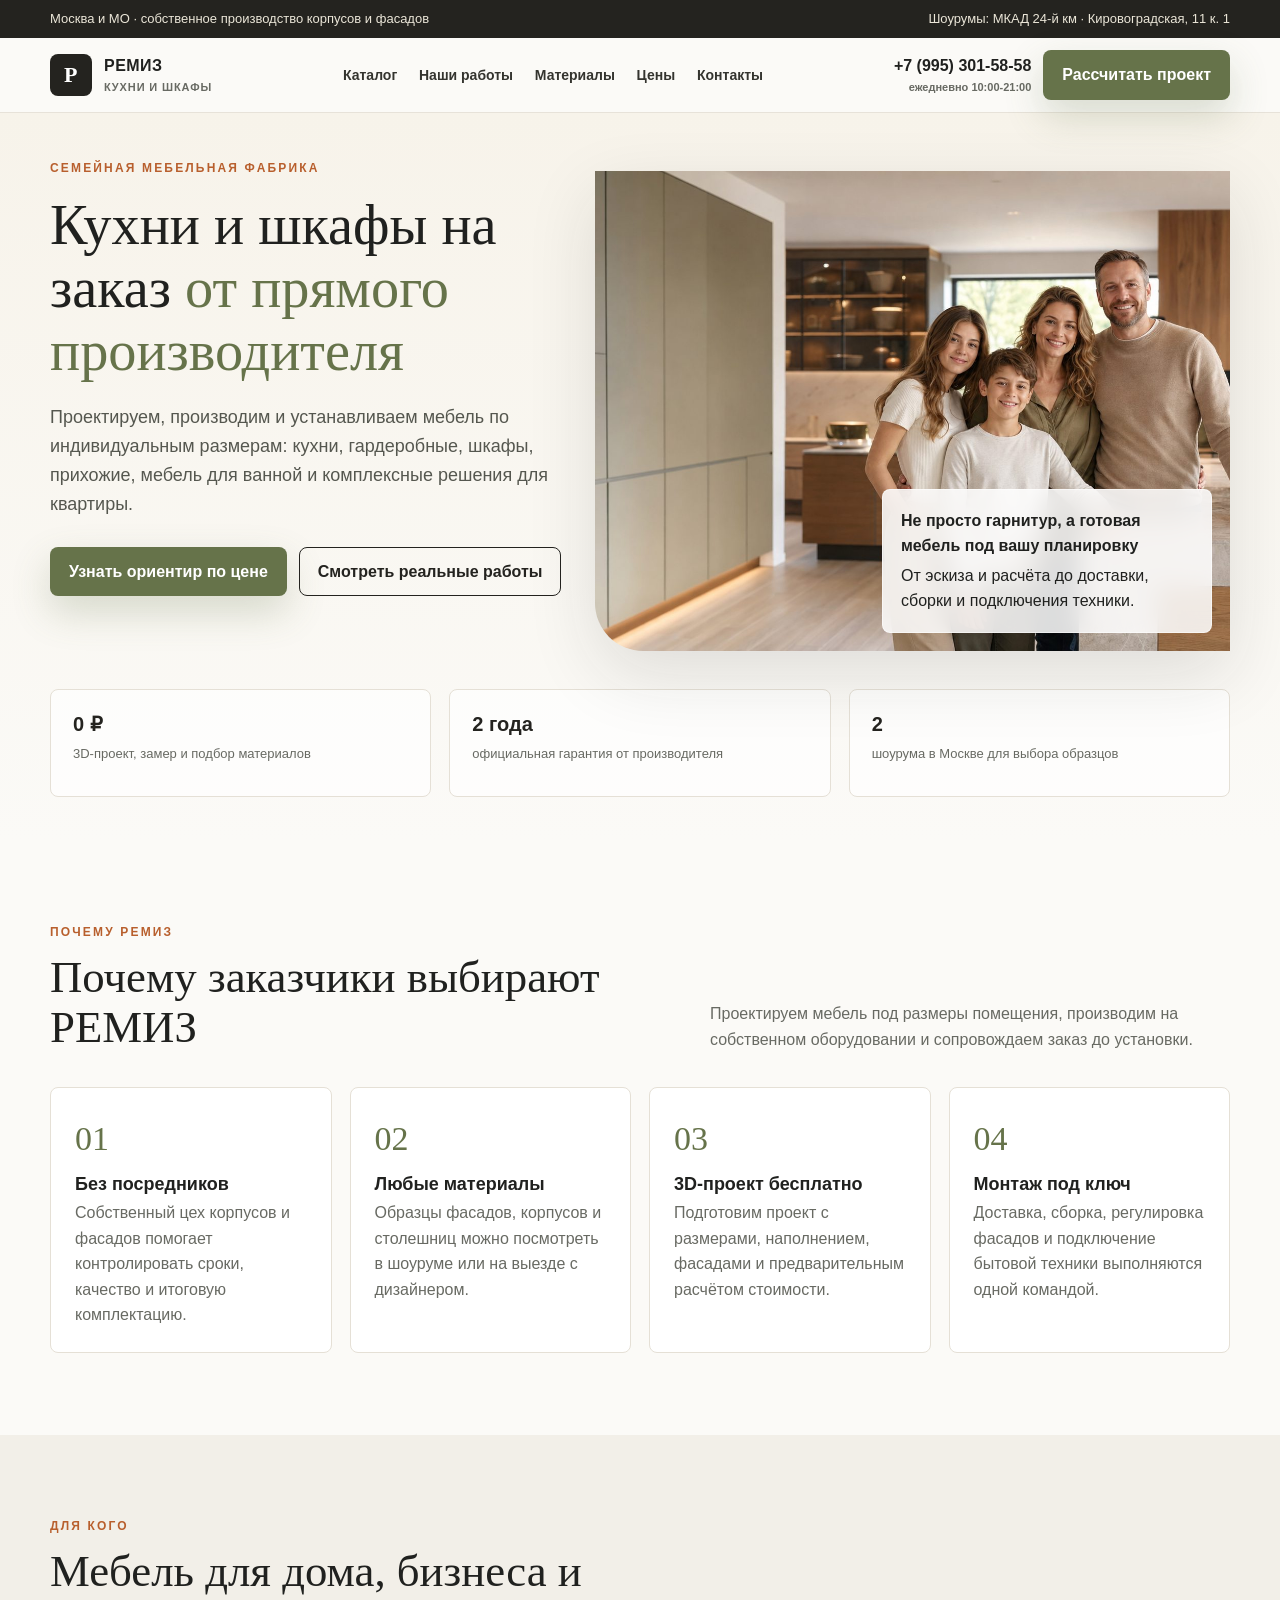
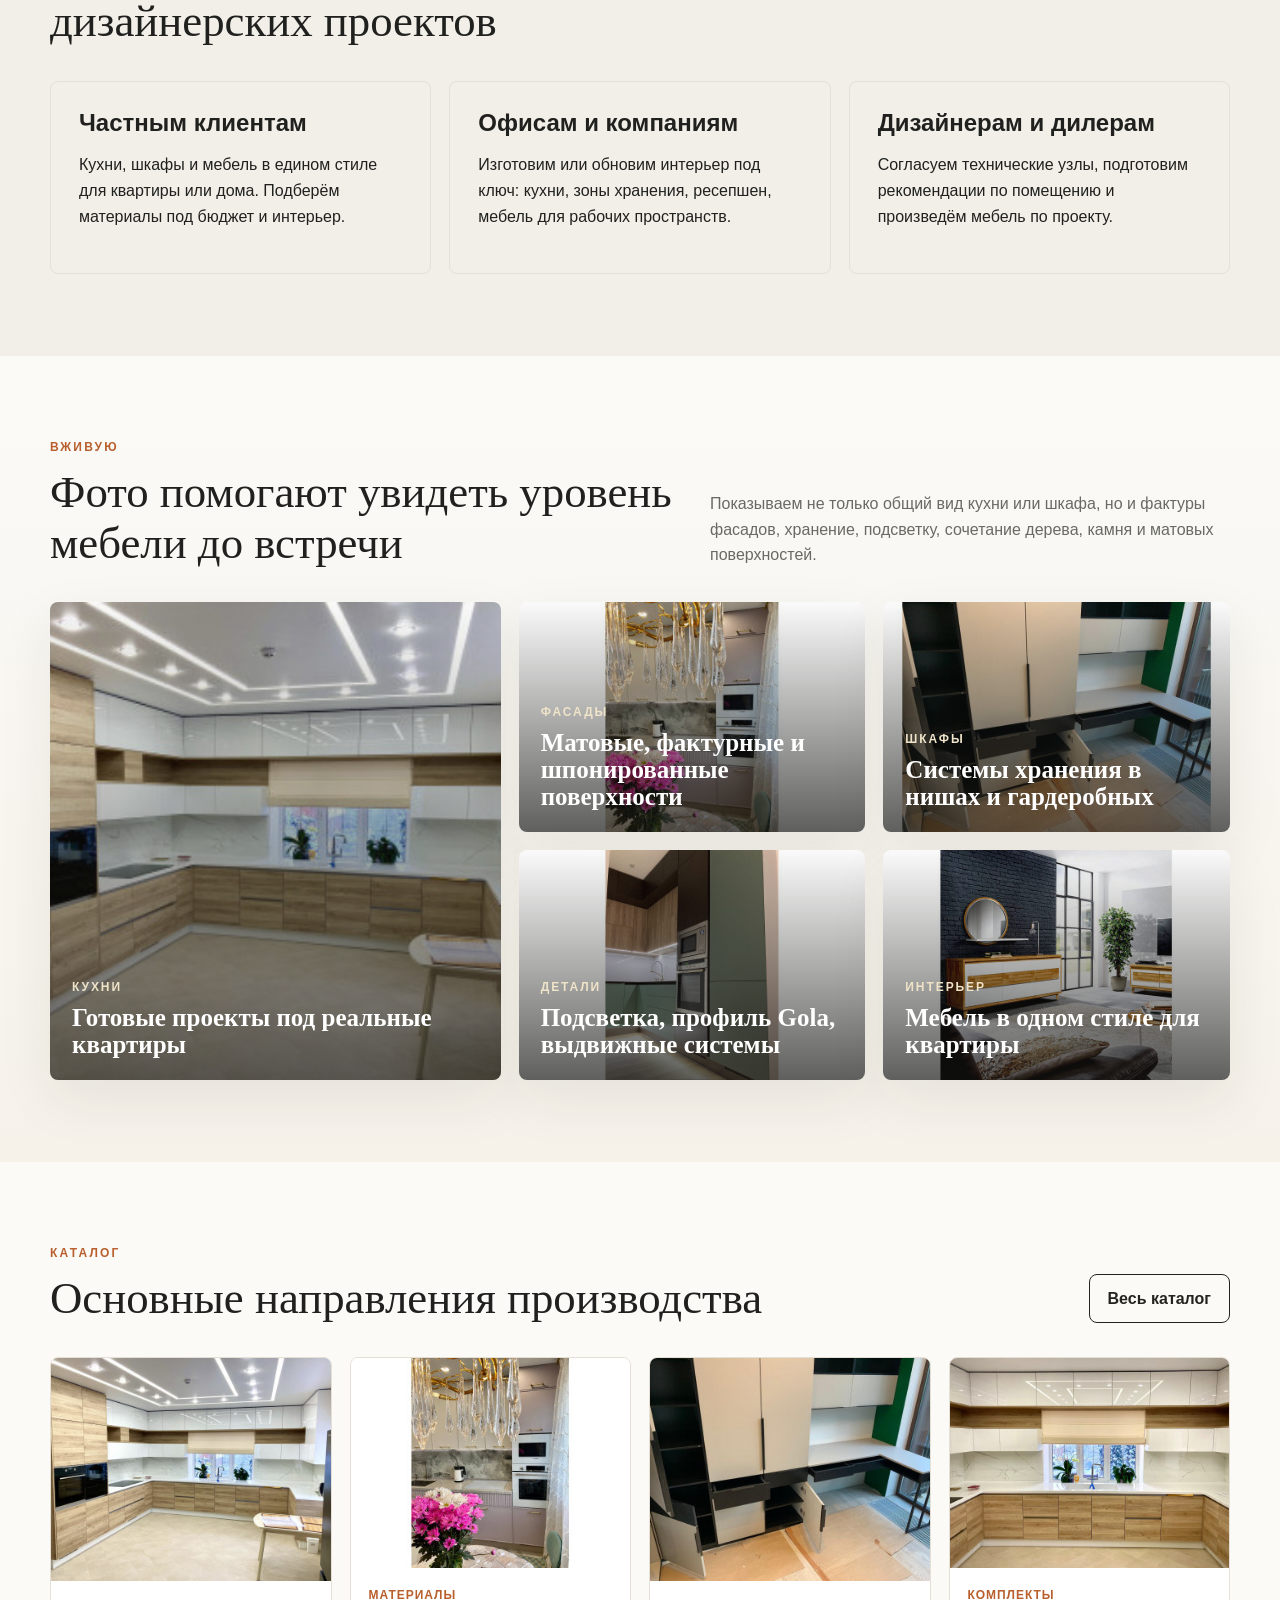
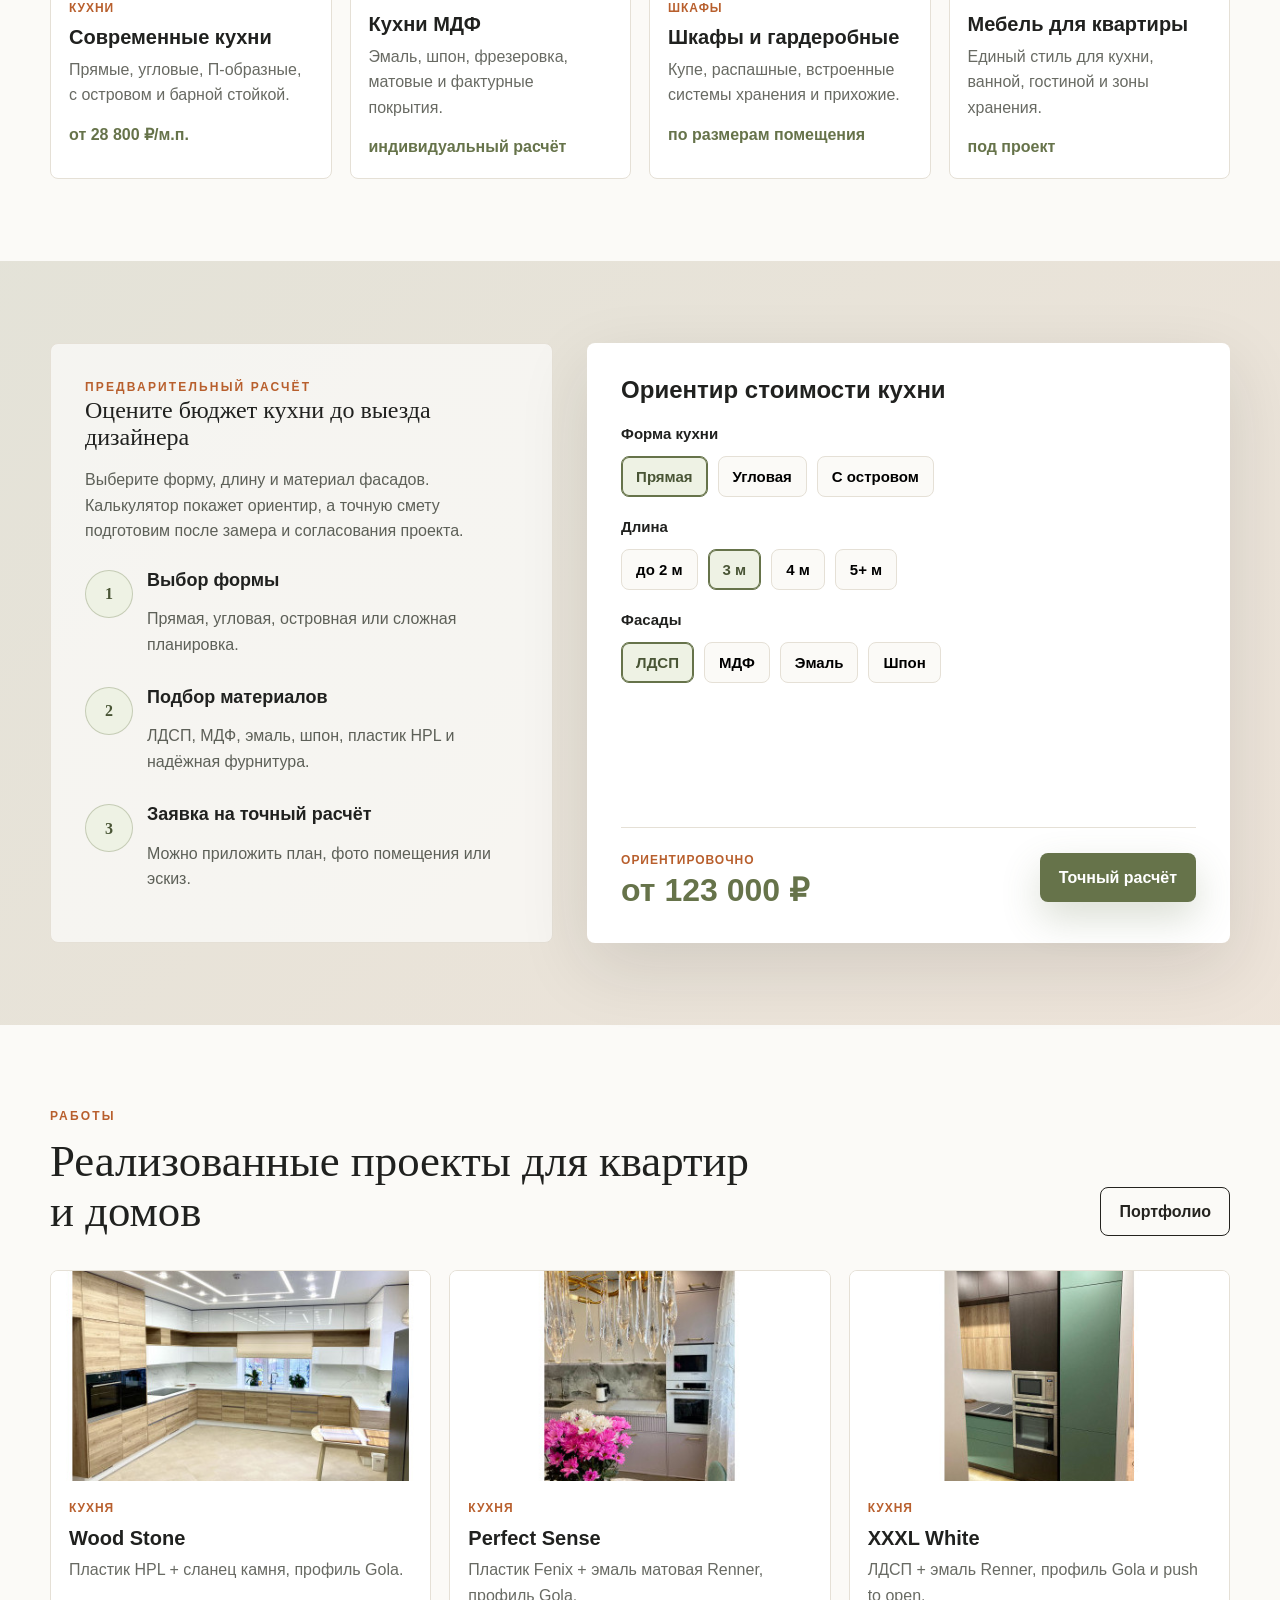
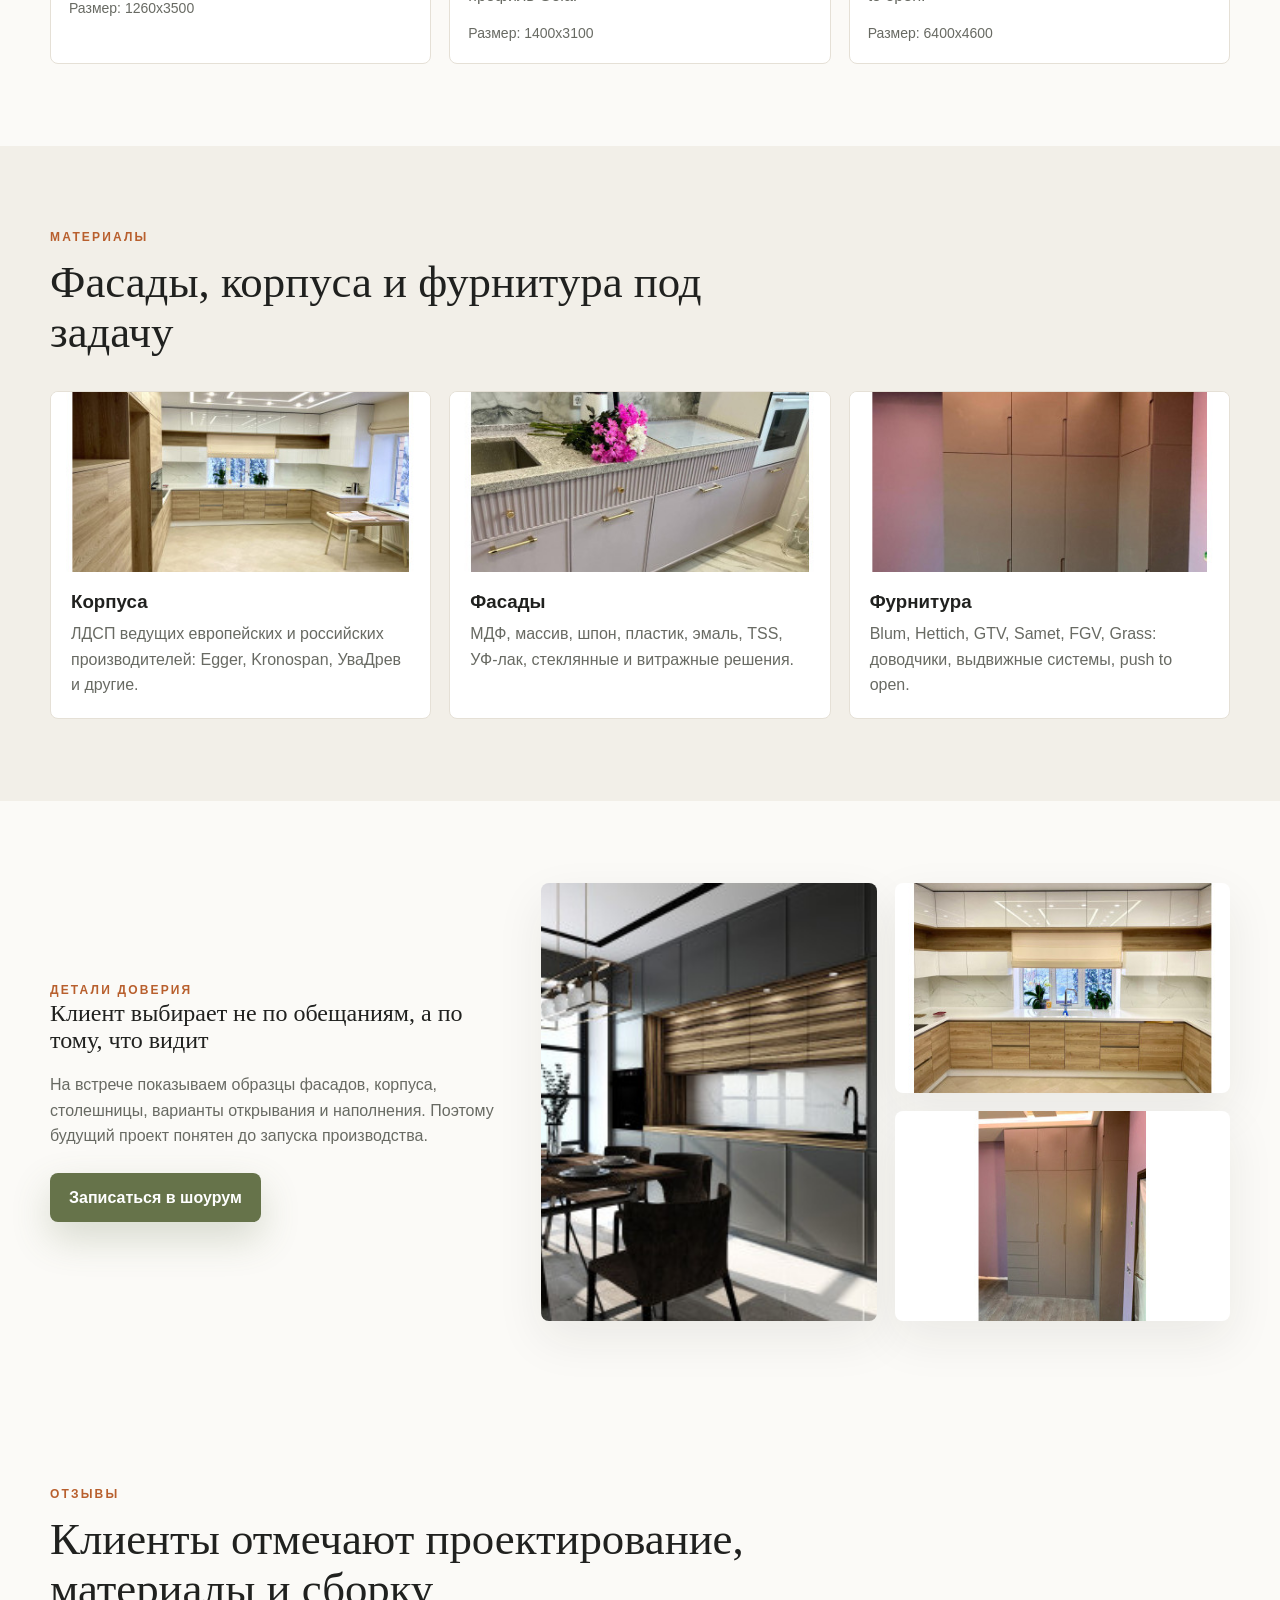
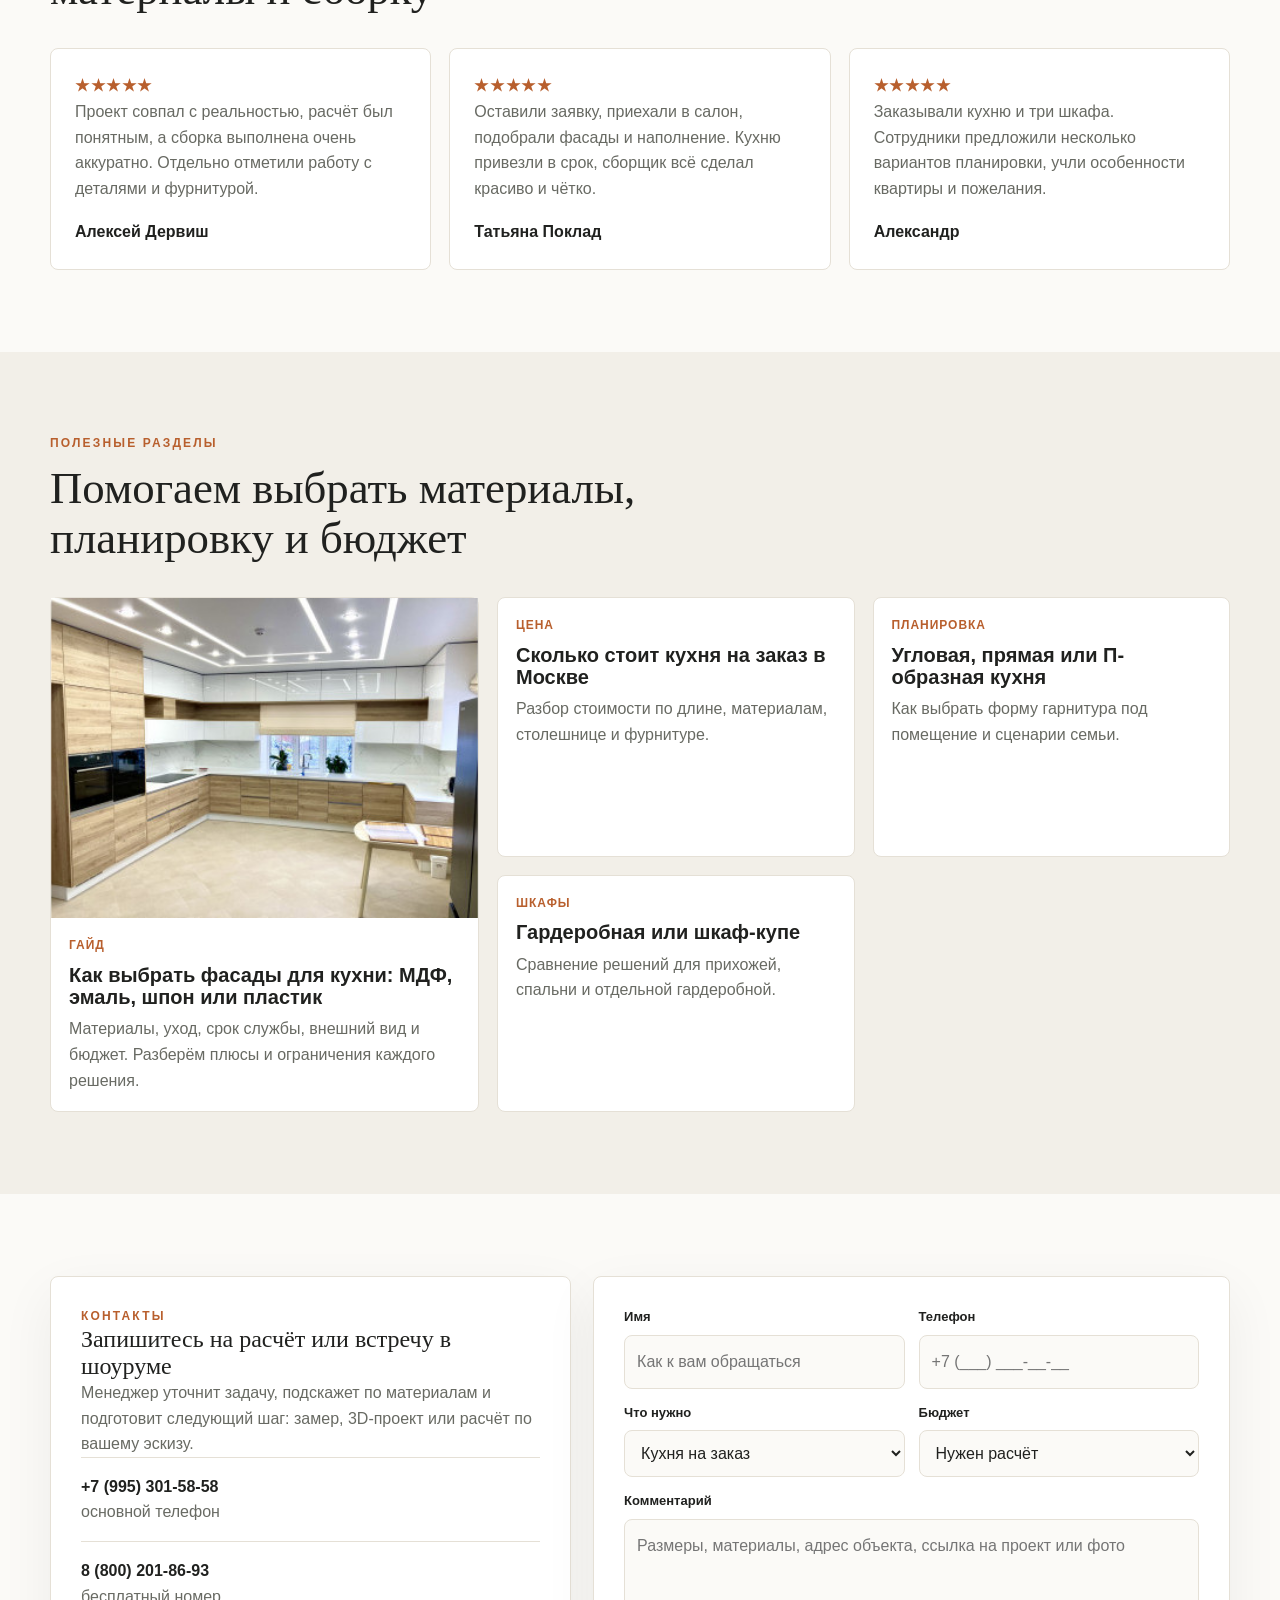
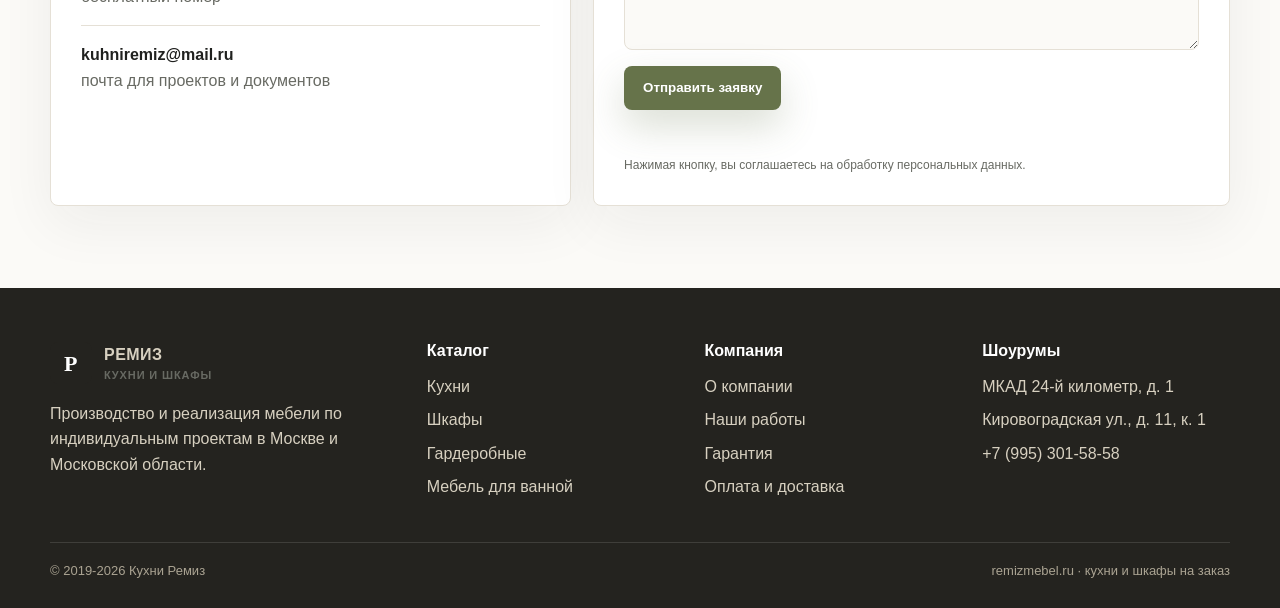
<file: index.html>
<!doctype html>
<html lang="ru">
<head>
  <meta charset="utf-8">
  <meta name="viewport" content="width=device-width, initial-scale=1">
  <title>Кухни и шкафы на заказ в Москве от производителя РЕМИЗ</title>
  <meta name="description" content="Кухни РЕМИЗ: кухни, шкафы, гардеробные и мебель по индивидуальным размерам в Москве и МО. Собственное производство, бесплатный 3D-проект, замер, доставка, монтаж и гарантия 2 года.">
  <meta name="robots" content="noindex, nofollow, noarchive, nosnippet">
  <link rel="canonical" href="https://remizmebel.ru/">
  <meta property="og:title" content="Кухни и шкафы РЕМИЗ">
  <meta property="og:description" content="Семейная мебельная фабрика: кухни и корпусная мебель на заказ от прямого производителя.">
  <meta property="og:type" content="website">
  <meta property="og:url" content="https://remizmebel.ru/">
  <meta property="og:image" content="https://remizmebel.ru/assets/images/hero-family-placeholder.jpg">
  <meta name="theme-color" content="#66734a">
  <link rel="icon" href="assets/favicon.svg" type="image/svg+xml">
  <link rel="manifest" href="site.webmanifest">
  <link rel="stylesheet" href="assets/css/remiz.css">
  <script type="application/ld+json">
  {
    "@context": "https://schema.org",
    "@type": "FurnitureStore",
    "name": "Кухни Ремиз",
    "url": "https://remizmebel.ru/",
    "email": "kuhniremiz@mail.ru",
    "telephone": ["+7-995-301-58-58", "8-800-201-86-93", "+7-926-212-86-77"],
    "address": [
      {"@type": "PostalAddress", "addressLocality": "Москва", "streetAddress": "МКАД 24-й километр, дом 1, ТЦ Твой Дом, 2 этаж"},
      {"@type": "PostalAddress", "addressLocality": "Москва", "streetAddress": "улица Кировоградская, дом 11, корпус 1, МТК АрмадаХоум, 3 этаж"}
    ],
    "areaServed": "Москва и Московская область",
    "priceRange": "₽₽",
    "image": "https://remizmebel.ru/assets/images/hero-family-placeholder.jpg",
    "hasOfferCatalog": {
      "@type": "OfferCatalog",
      "name": "Мебель на заказ РЕМИЗ",
      "itemListElement": [
        {"@type": "Offer", "itemOffered": {"@type": "Product", "name": "Кухни на заказ"}},
        {"@type": "Offer", "itemOffered": {"@type": "Product", "name": "Шкафы и гардеробные на заказ"}},
        {"@type": "Offer", "itemOffered": {"@type": "Product", "name": "Мебель для ванной на заказ"}}
      ]
    }
  }
  </script>
</head>
<body>
  <div class="topline">
    <div class="wrap">
      <span>Москва и МО · собственное производство корпусов и фасадов</span>
      <span>Шоурумы: МКАД 24-й км · Кировоградская, 11 к. 1</span>
    </div>
  </div>

  <header class="site-header">
    <div class="wrap nav">
      <a class="brand" href="./">
        <span class="brand-mark">Р</span>
        <span>РЕМИЗ<small>кухни и шкафы</small></span>
      </a>
      <nav class="menu" aria-label="Главное меню">
        <a href="catalog/">Каталог</a>
        <a href="portfolio/">Наши работы</a>
        <a href="materialy/">Материалы</a>
        <a href="ceny/">Цены</a>
        <a href="kontakty/">Контакты</a>
      </nav>
      <div class="header-actions">
        <a class="phone" href="tel:+79953015858">+7 (995) 301-58-58<small>ежедневно 10:00-21:00</small></a>
        <a class="btn btn-primary" href="#request">Рассчитать проект</a>
        <button class="burger" type="button" aria-label="Открыть меню">☰</button>
      </div>
    </div>
  </header>

  <main>
    <section class="hero">
      <div class="wrap hero-grid">
        <div>
          <div class="eyebrow">Семейная мебельная фабрика</div>
          <h1>Кухни и шкафы на заказ <span>от прямого производителя</span></h1>
          <p class="lead">Проектируем, производим и устанавливаем мебель по индивидуальным размерам: кухни, гардеробные, шкафы, прихожие, мебель для ванной и комплексные решения для квартиры.</p>
          <div class="hero-actions">
            <a class="btn btn-primary" href="#calculator">Узнать ориентир по цене</a>
            <a class="btn btn-outline" href="portfolio/">Смотреть реальные работы</a>
          </div>
        </div>
        <div class="hero-photo">
          <img src="assets/images/hero-family-placeholder.jpg" alt="Семья на современной кухне РЕМИЗ" width="1672" height="941" fetchpriority="high">
          <div class="hero-badge">
            <b>Не просто гарнитур, а готовая мебель под вашу планировку</b>
            <span>От эскиза и расчёта до доставки, сборки и подключения техники.</span>
          </div>
        </div>
        <div class="hero-facts">
          <div class="fact"><b>0 ₽</b><span>3D-проект, замер и подбор материалов</span></div>
          <div class="fact"><b>2 года</b><span>официальная гарантия от производителя</span></div>
          <div class="fact"><b>2</b><span>шоурума в Москве для выбора образцов</span></div>
        </div>
      </div>
    </section>

    <section class="section">
      <div class="wrap">
        <div class="section-head">
          <div>
            <div class="eyebrow">Почему РЕМИЗ</div>
            <h2>Почему заказчики выбирают РЕМИЗ</h2>
          </div>
          <p>Проектируем мебель под размеры помещения, производим на собственном оборудовании и сопровождаем заказ до установки.</p>
        </div>
        <div class="trust-grid">
          <article class="trust-item"><div class="num">01</div><h3>Без посредников</h3><p>Собственный цех корпусов и фасадов помогает контролировать сроки, качество и итоговую комплектацию.</p></article>
          <article class="trust-item"><div class="num">02</div><h3>Любые материалы</h3><p>Образцы фасадов, корпусов и столешниц можно посмотреть в шоуруме или на выезде с дизайнером.</p></article>
          <article class="trust-item"><div class="num">03</div><h3>3D-проект бесплатно</h3><p>Подготовим проект с размерами, наполнением, фасадами и предварительным расчётом стоимости.</p></article>
          <article class="trust-item"><div class="num">04</div><h3>Монтаж под ключ</h3><p>Доставка, сборка, регулировка фасадов и подключение бытовой техники выполняются одной командой.</p></article>
        </div>
      </div>
    </section>

    <section class="section section-soft">
      <div class="wrap">
        <div class="section-head">
          <div>
            <div class="eyebrow">Для кого</div>
            <h2>Мебель для дома, бизнеса и дизайнерских проектов</h2>
          </div>
        </div>
        <div class="audience-grid">
          <article class="audience"><h3>Частным клиентам</h3><p>Кухни, шкафы и мебель в едином стиле для квартиры или дома. Подберём материалы под бюджет и интерьер.</p></article>
          <article class="audience"><h3>Офисам и компаниям</h3><p>Изготовим или обновим интерьер под ключ: кухни, зоны хранения, ресепшен, мебель для рабочих пространств.</p></article>
          <article class="audience"><h3>Дизайнерам и дилерам</h3><p>Согласуем технические узлы, подготовим рекомендации по помещению и произведём мебель по проекту.</p></article>
        </div>
      </div>
    </section>

    <section class="section section-visual">
      <div class="wrap">
        <div class="section-head">
          <div>
            <div class="eyebrow">Вживую</div>
            <h2>Фото помогают увидеть уровень мебели до встречи</h2>
          </div>
          <p>Показываем не только общий вид кухни или шкафа, но и фактуры фасадов, хранение, подсветку, сочетание дерева, камня и матовых поверхностей.</p>
        </div>
        <div class="visual-grid">
          <article class="visual-tile visual-large visual-photo-1"><div><span>Кухни</span><b>Готовые проекты под реальные квартиры</b></div></article>
          <article class="visual-tile visual-photo-2"><div><span>Фасады</span><b>Матовые, фактурные и шпонированные поверхности</b></div></article>
          <article class="visual-tile visual-photo-3"><div><span>Шкафы</span><b>Системы хранения в нишах и гардеробных</b></div></article>
          <article class="visual-tile visual-photo-4"><div><span>Детали</span><b>Подсветка, профиль Gola, выдвижные системы</b></div></article>
          <article class="visual-tile visual-photo-5"><div><span>Интерьер</span><b>Мебель в одном стиле для квартиры</b></div></article>
        </div>
      </div>
    </section>

    <section class="section" id="catalog">
      <div class="wrap">
        <div class="section-head">
          <div>
            <div class="eyebrow">Каталог</div>
            <h2>Основные направления производства</h2>
          </div>
          <a class="btn btn-outline" href="catalog/">Весь каталог</a>
        </div>
        <div class="catalog-grid">
          <article class="catalog-card"><a class="card-link" href="catalog/kuhni/"><div class="photo kitchen-1"></div><div class="body"><div class="meta">Кухни</div><h3>Современные кухни</h3><p>Прямые, угловые, П-образные, с островом и барной стойкой.</p><div class="price">от 28 800 ₽/м.п.</div></div></a></article>
          <article class="catalog-card"><a class="card-link" href="catalog/kuhni/"><div class="photo kitchen-2"></div><div class="body"><div class="meta">Материалы</div><h3>Кухни МДФ</h3><p>Эмаль, шпон, фрезеровка, матовые и фактурные покрытия.</p><div class="price">индивидуальный расчёт</div></div></a></article>
          <article class="catalog-card"><a class="card-link" href="catalog/shkafy/"><div class="photo kitchen-5"></div><div class="body"><div class="meta">Шкафы</div><h3>Шкафы и гардеробные</h3><p>Купе, распашные, встроенные системы хранения и прихожие.</p><div class="price">по размерам помещения</div></div></a></article>
          <article class="catalog-card"><a class="card-link" href="catalog/"><div class="photo kitchen-4"></div><div class="body"><div class="meta">Комплекты</div><h3>Мебель для квартиры</h3><p>Единый стиль для кухни, ванной, гостиной и зоны хранения.</p><div class="price">под проект</div></div></a></article>
        </div>
      </div>
    </section>

    <section class="section section-calc" id="calculator">
      <div class="wrap calculator">
        <div>
          <div class="eyebrow">Предварительный расчёт</div>
          <h2 class="display">Оцените бюджет кухни до выезда дизайнера</h2>
          <p class="muted">Выберите форму, длину и материал фасадов. Калькулятор покажет ориентир, а точную смету подготовим после замера и согласования проекта.</p>
          <div class="steps">
            <div class="step"><b>1</b><div><h3>Выбор формы</h3><p class="muted">Прямая, угловая, островная или сложная планировка.</p></div></div>
            <div class="step"><b>2</b><div><h3>Подбор материалов</h3><p class="muted">ЛДСП, МДФ, эмаль, шпон, пластик HPL и надёжная фурнитура.</p></div></div>
            <div class="step"><b>3</b><div><h3>Заявка на точный расчёт</h3><p class="muted">Можно приложить план, фото помещения или эскиз.</p></div></div>
          </div>
        </div>
        <div class="calc-panel" data-calc>
          <h3>Ориентир стоимости кухни</h3>
          <div class="calc-row">
            <label>Форма кухни</label>
            <div class="chips">
              <button class="chip is-active" data-form="straight" type="button">Прямая</button>
              <button class="chip" data-form="corner" type="button">Угловая</button>
              <button class="chip" data-form="island" type="button">С островом</button>
            </div>
          </div>
          <div class="calc-row">
            <label>Длина</label>
            <div class="chips">
              <button class="chip" data-length="2" type="button">до 2 м</button>
              <button class="chip is-active" data-length="3" type="button">3 м</button>
              <button class="chip" data-length="4" type="button">4 м</button>
              <button class="chip" data-length="5" type="button">5+ м</button>
            </div>
          </div>
          <div class="calc-row">
            <label>Фасады</label>
            <div class="chips">
              <button class="chip is-active" data-material="ldsp" type="button">ЛДСП</button>
              <button class="chip" data-material="mdf" type="button">МДФ</button>
              <button class="chip" data-material="enamel" type="button">Эмаль</button>
              <button class="chip" data-material="veneer" type="button">Шпон</button>
            </div>
          </div>
          <div class="range-line">
            <div><span class="meta">Ориентировочно</span><strong data-price>от 123 000 ₽</strong></div>
            <a class="btn btn-primary" href="#request">Точный расчёт</a>
          </div>
        </div>
      </div>
    </section>

    <section class="section">
      <div class="wrap">
        <div class="section-head">
          <div>
            <div class="eyebrow">Работы</div>
            <h2>Реализованные проекты для квартир и домов</h2>
          </div>
          <a class="btn btn-outline" href="portfolio/">Портфолио</a>
        </div>
        <div class="portfolio-grid">
          <article class="project-card"><div class="photo kitchen-1"></div><div class="body"><div class="meta">Кухня</div><h3>Wood Stone</h3><p>Пластик HPL + сланец камня, профиль Gola.</p><div class="specs"><span>Размер: 1260х3500</span></div></div></article>
          <article class="project-card"><div class="photo kitchen-2"></div><div class="body"><div class="meta">Кухня</div><h3>Perfect Sense</h3><p>Пластик Fenix + эмаль матовая Renner, профиль Gola.</p><div class="specs"><span>Размер: 1400х3100</span></div></div></article>
          <article class="project-card"><div class="photo kitchen-3"></div><div class="body"><div class="meta">Кухня</div><h3>XXXL White</h3><p>ЛДСП + эмаль Renner, профиль Gola и push to open.</p><div class="specs"><span>Размер: 6400х4600</span></div></div></article>
        </div>
      </div>
    </section>

    <section class="section section-soft" id="materials">
      <div class="wrap">
        <div class="section-head">
          <div>
            <div class="eyebrow">Материалы</div>
            <h2>Фасады, корпуса и фурнитура под задачу</h2>
          </div>
        </div>
        <div class="material-grid">
          <article class="material material-card"><div class="material-photo material-photo-1"></div><div><h3>Корпуса</h3><p>ЛДСП ведущих европейских и российских производителей: Egger, Kronospan, УваДрев и другие.</p></div></article>
          <article class="material material-card"><div class="material-photo material-photo-2"></div><div><h3>Фасады</h3><p>МДФ, массив, шпон, пластик, эмаль, TSS, УФ-лак, стеклянные и витражные решения.</p></div></article>
          <article class="material material-card"><div class="material-photo material-photo-3"></div><div><h3>Фурнитура</h3><p>Blum, Hettich, GTV, Samet, FGV, Grass: доводчики, выдвижные системы, push to open.</p></div></article>
        </div>
      </div>
    </section>

    <section class="section">
      <div class="wrap detail-band">
        <div class="detail-copy">
          <div class="eyebrow">Детали доверия</div>
          <h2 class="display">Клиент выбирает не по обещаниям, а по тому, что видит</h2>
          <p>На встрече показываем образцы фасадов, корпуса, столешницы, варианты открывания и наполнения. Поэтому будущий проект понятен до запуска производства.</p>
          <a class="btn btn-primary" href="#request">Записаться в шоурум</a>
        </div>
        <div class="detail-photos">
          <div class="detail-photo detail-photo-1"></div>
          <div class="detail-photo detail-photo-2"></div>
          <div class="detail-photo detail-photo-3"></div>
        </div>
      </div>
    </section>

    <section class="section">
      <div class="wrap">
        <div class="section-head">
          <div>
            <div class="eyebrow">Отзывы</div>
            <h2>Клиенты отмечают проектирование, материалы и сборку</h2>
          </div>
        </div>
        <div class="review-grid">
          <article class="review"><div class="stars">★★★★★</div><p>Проект совпал с реальностью, расчёт был понятным, а сборка выполнена очень аккуратно. Отдельно отметили работу с деталями и фурнитурой.</p><footer>Алексей Дервиш</footer></article>
          <article class="review"><div class="stars">★★★★★</div><p>Оставили заявку, приехали в салон, подобрали фасады и наполнение. Кухню привезли в срок, сборщик всё сделал красиво и чётко.</p><footer>Татьяна Поклад</footer></article>
          <article class="review"><div class="stars">★★★★★</div><p>Заказывали кухню и три шкафа. Сотрудники предложили несколько вариантов планировки, учли особенности квартиры и пожелания.</p><footer>Александр</footer></article>
        </div>
      </div>
    </section>

    <section class="section section-soft">
      <div class="wrap">
        <div class="section-head">
          <div>
            <div class="eyebrow">Полезные разделы</div>
            <h2>Помогаем выбрать материалы, планировку и бюджет</h2>
          </div>
        </div>
        <div class="blog-grid">
          <article class="article featured"><div class="photo kitchen-1"></div><div class="body"><div class="meta">Гайд</div><h3>Как выбрать фасады для кухни: МДФ, эмаль, шпон или пластик</h3><p>Материалы, уход, срок службы, внешний вид и бюджет. Разберём плюсы и ограничения каждого решения.</p></div></article>
          <article class="article"><div class="body"><div class="meta">Цена</div><h3>Сколько стоит кухня на заказ в Москве</h3><p>Разбор стоимости по длине, материалам, столешнице и фурнитуре.</p></div></article>
          <article class="article"><div class="body"><div class="meta">Планировка</div><h3>Угловая, прямая или П-образная кухня</h3><p>Как выбрать форму гарнитура под помещение и сценарии семьи.</p></div></article>
          <article class="article"><div class="body"><div class="meta">Шкафы</div><h3>Гардеробная или шкаф-купе</h3><p>Сравнение решений для прихожей, спальни и отдельной гардеробной.</p></div></article>
        </div>
      </div>
    </section>

    <section class="section" id="request">
      <div class="wrap contact-grid">
        <div class="contact-panel">
          <div class="eyebrow">Контакты</div>
          <h2 class="display">Запишитесь на расчёт или встречу в шоуруме</h2>
          <p>Менеджер уточнит задачу, подскажет по материалам и подготовит следующий шаг: замер, 3D-проект или расчёт по вашему эскизу.</p>
          <div class="contact-line"><b>+7 (995) 301-58-58</b><span>основной телефон</span></div>
          <div class="contact-line"><b>8 (800) 201-86-93</b><span>бесплатный номер</span></div>
          <div class="contact-line"><b>kuhniremiz@mail.ru</b><span>почта для проектов и документов</span></div>
        </div>
        <form class="form-panel" action="send.php" method="post" data-lead-form>
          <div class="form-grid">
            <input type="hidden" name="source" value="Главная страница">
            <div class="field hp-field"><label for="website">Сайт</label><input id="website" name="website" tabindex="-1" autocomplete="off"></div>
            <div class="field"><label for="name">Имя</label><input id="name" name="name" autocomplete="name" placeholder="Как к вам обращаться" required></div>
            <div class="field"><label for="phone">Телефон</label><input id="phone" name="phone" autocomplete="tel" inputmode="tel" placeholder="+7 (___) ___-__-__" required></div>
            <div class="field"><label for="type">Что нужно</label><select id="type" name="type"><option>Кухня на заказ</option><option>Шкаф или гардеробная</option><option>Мебель для ванной</option><option>Комплексная мебель для квартиры</option></select></div>
            <div class="field"><label for="budget">Бюджет</label><select id="budget" name="budget"><option>Нужен расчёт</option><option>до 300 000 ₽</option><option>300 000 - 700 000 ₽</option><option>от 700 000 ₽</option></select></div>
            <div class="field full"><label for="comment">Комментарий</label><textarea id="comment" name="comment" rows="4" placeholder="Размеры, материалы, адрес объекта, ссылка на проект или фото"></textarea></div>
          </div>
          <button class="btn btn-primary" type="submit">Отправить заявку</button>
          <p class="form-status" aria-live="polite"></p>
          <p class="policy">Нажимая кнопку, вы соглашаетесь на обработку персональных данных.</p>
        </form>
      </div>
    </section>
  </main>

  <footer class="footer">
    <div class="wrap">
      <div class="footer-grid">
        <div>
          <a class="brand" href="./"><span class="brand-mark">Р</span><span>РЕМИЗ<small>кухни и шкафы</small></span></a>
          <p>Производство и реализация мебели по индивидуальным проектам в Москве и Московской области.</p>
        </div>
        <div><h3>Каталог</h3><ul><li><a href="catalog/kuhni/">Кухни</a></li><li><a href="catalog/shkafy/">Шкафы</a></li><li><a href="catalog/shkafy/">Гардеробные</a></li><li><a href="catalog/">Мебель для ванной</a></li></ul></div>
        <div><h3>Компания</h3><ul><li><a href="o-kompanii/">О компании</a></li><li><a href="portfolio/">Наши работы</a></li><li><a href="garantiya/">Гарантия</a></li><li><a href="oplata-i-dostavka/">Оплата и доставка</a></li></ul></div>
        <div><h3>Шоурумы</h3><ul><li>МКАД 24-й километр, д. 1</li><li>Кировоградская ул., д. 11, к. 1</li><li><a href="tel:+79953015858">+7 (995) 301-58-58</a></li></ul></div>
      </div>
      <div class="footer-bottom"><span>© 2019-2026 Кухни Ремиз</span><span>remizmebel.ru · кухни и шкафы на заказ</span></div>
    </div>
  </footer>
  <script src="assets/js/remiz.js" defer></script>
</body>
</html>
</file>
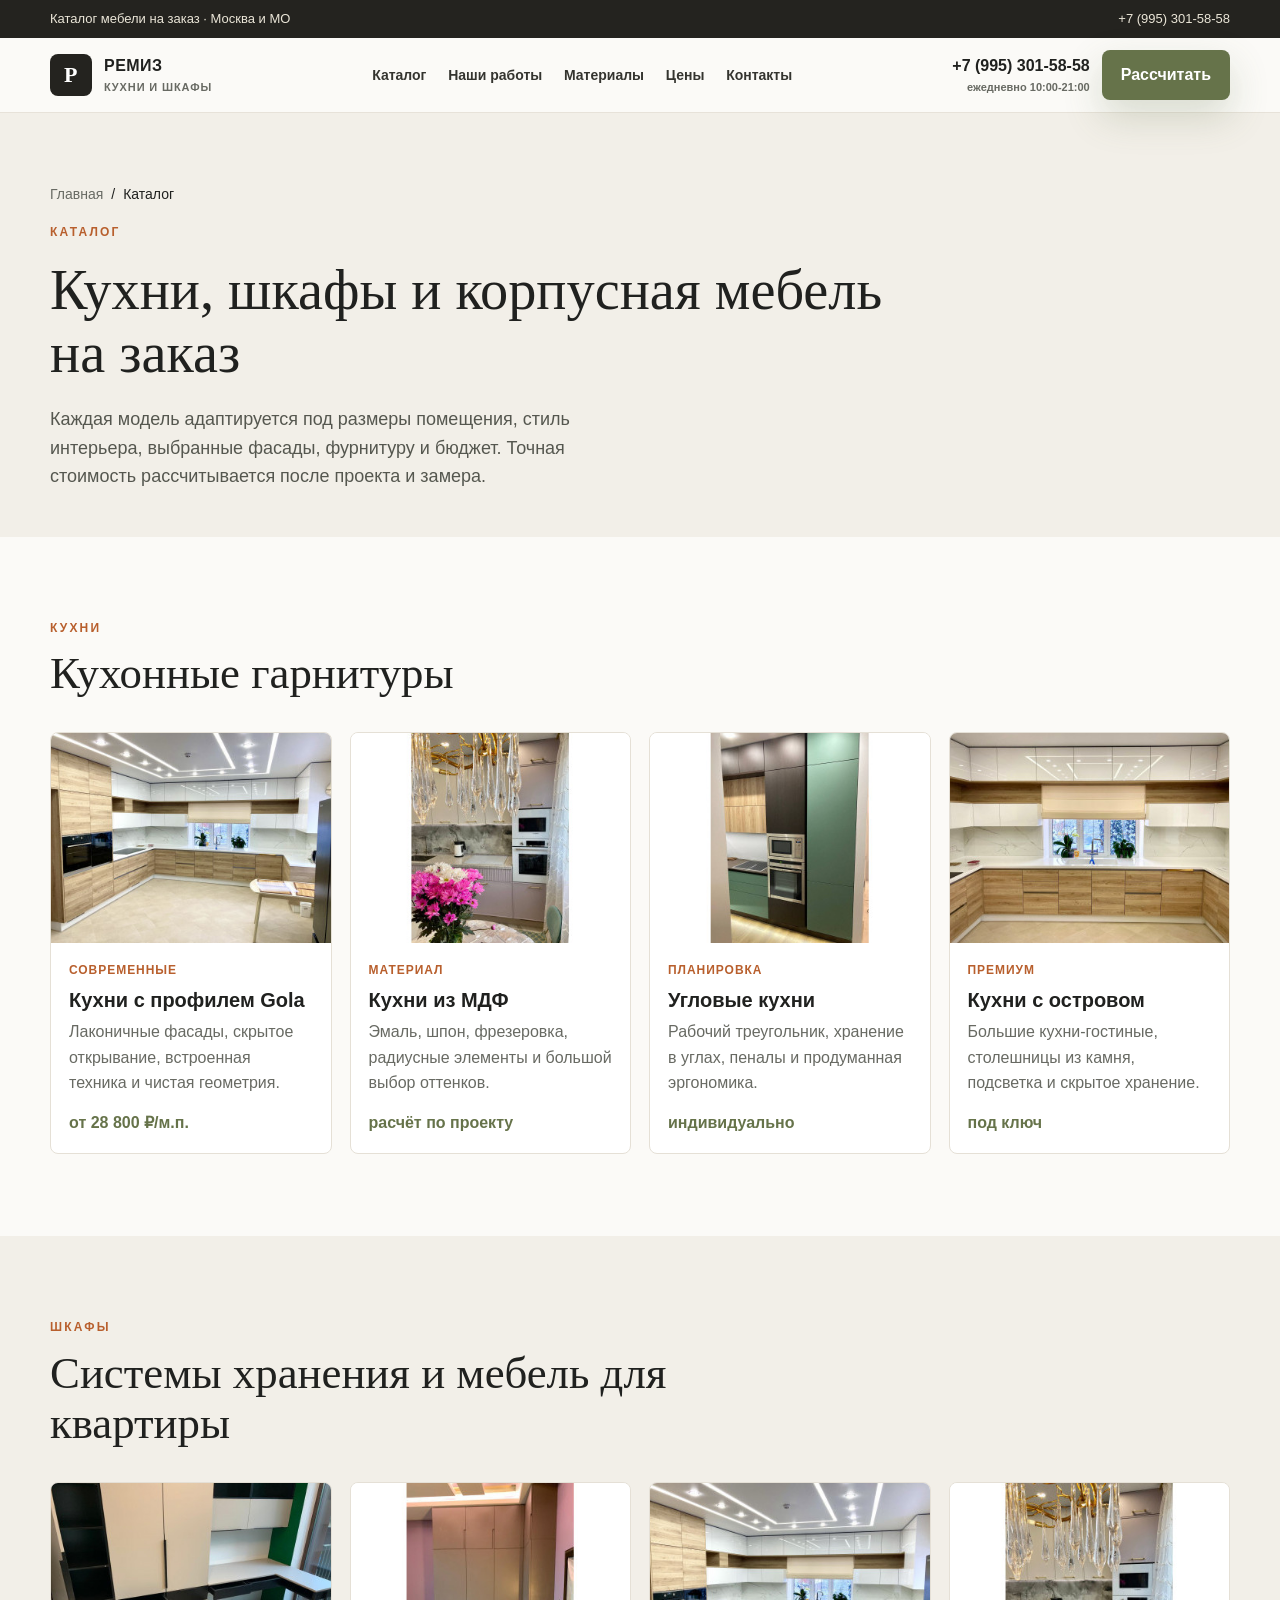
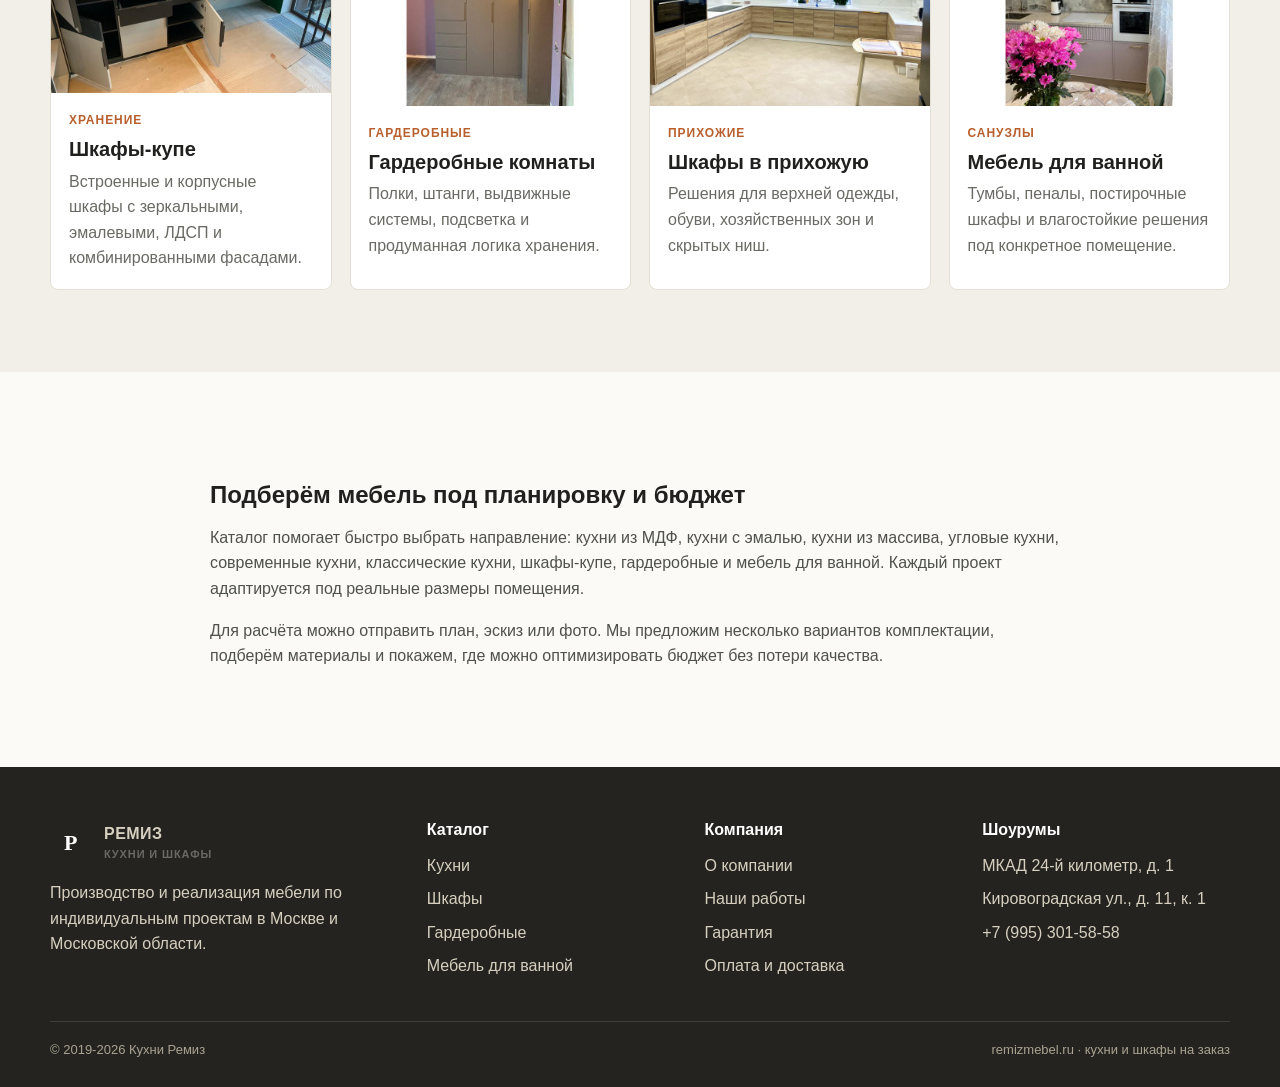
<file: catalog/index.html>
<!doctype html>
<html lang="ru">
<head>
  <meta charset="utf-8">
  <meta name="viewport" content="width=device-width, initial-scale=1">
  <title>Каталог кухонь и шкафов на заказ РЕМИЗ в Москве</title>
  <meta name="description" content="Каталог мебели РЕМИЗ: кухни, шкафы, гардеробные, прихожие, мебель для ванной и гостиные по индивидуальным размерам в Москве и МО.">
  <meta name="robots" content="noindex, nofollow, noarchive, nosnippet">
  <link rel="canonical" href="https://remizmebel.ru/catalog/">
  <meta property="og:title" content="Каталог кухонь и шкафов РЕМИЗ">
  <meta property="og:description" content="Кухни, шкафы, гардеробные и корпусная мебель на заказ по индивидуальным размерам в Москве и МО.">
  <meta property="og:type" content="website">
  <meta property="og:url" content="https://remizmebel.ru/catalog/">
  <meta property="og:image" content="https://remizmebel.ru/assets/images/projects/real-kitchen-tss-1.jpg">
  <meta name="theme-color" content="#66734a">
  <link rel="icon" href="../assets/favicon.svg" type="image/svg+xml">
  <link rel="manifest" href="../site.webmanifest">
  <script type="application/ld+json">
  {
    "@context": "https://schema.org",
    "@type": "BreadcrumbList",
    "itemListElement": [
      {"@type": "ListItem", "position": 1, "name": "Главная", "item": "https://remizmebel.ru/"},
      {"@type": "ListItem", "position": 2, "name": "Каталог", "item": "https://remizmebel.ru/catalog/"}
    ]
  }
  </script>
  <link rel="stylesheet" href="../assets/css/remiz.css">
</head>
<body>
  <div class="topline"><div class="wrap"><span>Каталог мебели на заказ · Москва и МО</span><span>+7 (995) 301-58-58</span></div></div>
  <header class="site-header">
    <div class="wrap nav">
      <a class="brand" href="../"><span class="brand-mark">Р</span><span>РЕМИЗ<small>кухни и шкафы</small></span></a>
      <nav class="menu" aria-label="Главное меню"><a href="../catalog/">Каталог</a><a href="../portfolio/">Наши работы</a><a href="../materialy/">Материалы</a><a href="../ceny/">Цены</a><a href="../kontakty/">Контакты</a></nav>
      <div class="header-actions"><a class="phone" href="tel:+79953015858">+7 (995) 301-58-58<small>ежедневно 10:00-21:00</small></a><a class="btn btn-primary" href="../#request">Рассчитать</a><button class="burger" type="button" aria-label="Открыть меню">☰</button></div>
    </div>
  </header>
  <main>
    <section class="page-hero">
      <div class="wrap">
        <nav class="breadcrumbs" aria-label="Хлебные крошки"><a href="../">Главная</a><span>/</span><span>Каталог</span></nav>
        <div class="eyebrow">Каталог</div>
        <h1>Кухни, шкафы и корпусная мебель на заказ</h1>
        <p class="lead">Каждая модель адаптируется под размеры помещения, стиль интерьера, выбранные фасады, фурнитуру и бюджет. Точная стоимость рассчитывается после проекта и замера.</p>
      </div>
    </section>
    <section class="section">
      <div class="wrap">
        <div class="section-head"><div><div class="eyebrow">Кухни</div><h2>Кухонные гарнитуры</h2></div></div>
        <div class="catalog-grid">
          <article class="catalog-card"><a class="card-link" href="kuhni/"><div class="photo kitchen-1"></div><div class="body"><div class="meta">Современные</div><h3>Кухни с профилем Gola</h3><p>Лаконичные фасады, скрытое открывание, встроенная техника и чистая геометрия.</p><div class="price">от 28 800 ₽/м.п.</div></div></a></article>
          <article class="catalog-card"><a class="card-link" href="kuhni/"><div class="photo kitchen-2"></div><div class="body"><div class="meta">Материал</div><h3>Кухни из МДФ</h3><p>Эмаль, шпон, фрезеровка, радиусные элементы и большой выбор оттенков.</p><div class="price">расчёт по проекту</div></div></a></article>
          <article class="catalog-card"><a class="card-link" href="kuhni/"><div class="photo kitchen-3"></div><div class="body"><div class="meta">Планировка</div><h3>Угловые кухни</h3><p>Рабочий треугольник, хранение в углах, пеналы и продуманная эргономика.</p><div class="price">индивидуально</div></div></a></article>
          <article class="catalog-card"><a class="card-link" href="kuhni/"><div class="photo kitchen-4"></div><div class="body"><div class="meta">Премиум</div><h3>Кухни с островом</h3><p>Большие кухни-гостиные, столешницы из камня, подсветка и скрытое хранение.</p><div class="price">под ключ</div></div></a></article>
        </div>
      </div>
    </section>
    <section class="section section-soft">
      <div class="wrap">
        <div class="section-head"><div><div class="eyebrow">Шкафы</div><h2>Системы хранения и мебель для квартиры</h2></div></div>
        <div class="catalog-grid">
          <article class="catalog-card"><a class="card-link" href="shkafy/"><div class="photo kitchen-5"></div><div class="body"><div class="meta">Хранение</div><h3>Шкафы-купе</h3><p>Встроенные и корпусные шкафы с зеркальными, эмалевыми, ЛДСП и комбинированными фасадами.</p></div></a></article>
          <article class="catalog-card"><a class="card-link" href="shkafy/"><div class="photo kitchen-6"></div><div class="body"><div class="meta">Гардеробные</div><h3>Гардеробные комнаты</h3><p>Полки, штанги, выдвижные системы, подсветка и продуманная логика хранения.</p></div></a></article>
          <article class="catalog-card"><a class="card-link" href="shkafy/"><div class="photo kitchen-1"></div><div class="body"><div class="meta">Прихожие</div><h3>Шкафы в прихожую</h3><p>Решения для верхней одежды, обуви, хозяйственных зон и скрытых ниш.</p></div></a></article>
          <article class="catalog-card"><a class="card-link" href="../#request"><div class="photo kitchen-2"></div><div class="body"><div class="meta">Санузлы</div><h3>Мебель для ванной</h3><p>Тумбы, пеналы, постирочные шкафы и влагостойкие решения под конкретное помещение.</p></div></a></article>
        </div>
      </div>
    </section>
    <section class="section">
      <div class="wrap content-text">
        <h2>Подберём мебель под планировку и бюджет</h2>
        <p>Каталог помогает быстро выбрать направление: кухни из МДФ, кухни с эмалью, кухни из массива, угловые кухни, современные кухни, классические кухни, шкафы-купе, гардеробные и мебель для ванной. Каждый проект адаптируется под реальные размеры помещения.</p>
        <p>Для расчёта можно отправить план, эскиз или фото. Мы предложим несколько вариантов комплектации, подберём материалы и покажем, где можно оптимизировать бюджет без потери качества.</p>
      </div>
    </section>
  </main>
    <footer class="footer">
    <div class="wrap">
      <div class="footer-grid">
        <div>
          <a class="brand" href="../"><span class="brand-mark">Р</span><span>РЕМИЗ<small>кухни и шкафы</small></span></a>
          <p>Производство и реализация мебели по индивидуальным проектам в Москве и Московской области.</p>
        </div>
        <div><h3>Каталог</h3><ul><li><a href="../catalog/kuhni/">Кухни</a></li><li><a href="../catalog/shkafy/">Шкафы</a></li><li><a href="../catalog/shkafy/">Гардеробные</a></li><li><a href="../catalog/">Мебель для ванной</a></li></ul></div>
        <div><h3>Компания</h3><ul><li><a href="../o-kompanii/">О компании</a></li><li><a href="../portfolio/">Наши работы</a></li><li><a href="../garantiya/">Гарантия</a></li><li><a href="../oplata-i-dostavka/">Оплата и доставка</a></li></ul></div>
        <div><h3>Шоурумы</h3><ul><li>МКАД 24-й километр, д. 1</li><li>Кировоградская ул., д. 11, к. 1</li><li><a href="tel:+79953015858">+7 (995) 301-58-58</a></li></ul></div>
      </div>
      <div class="footer-bottom"><span>© 2019-2026 Кухни Ремиз</span><span>remizmebel.ru · кухни и шкафы на заказ</span></div>
    </div>
  </footer>
  <script src="../assets/js/remiz.js" defer></script>
</body>
</html>
</file>
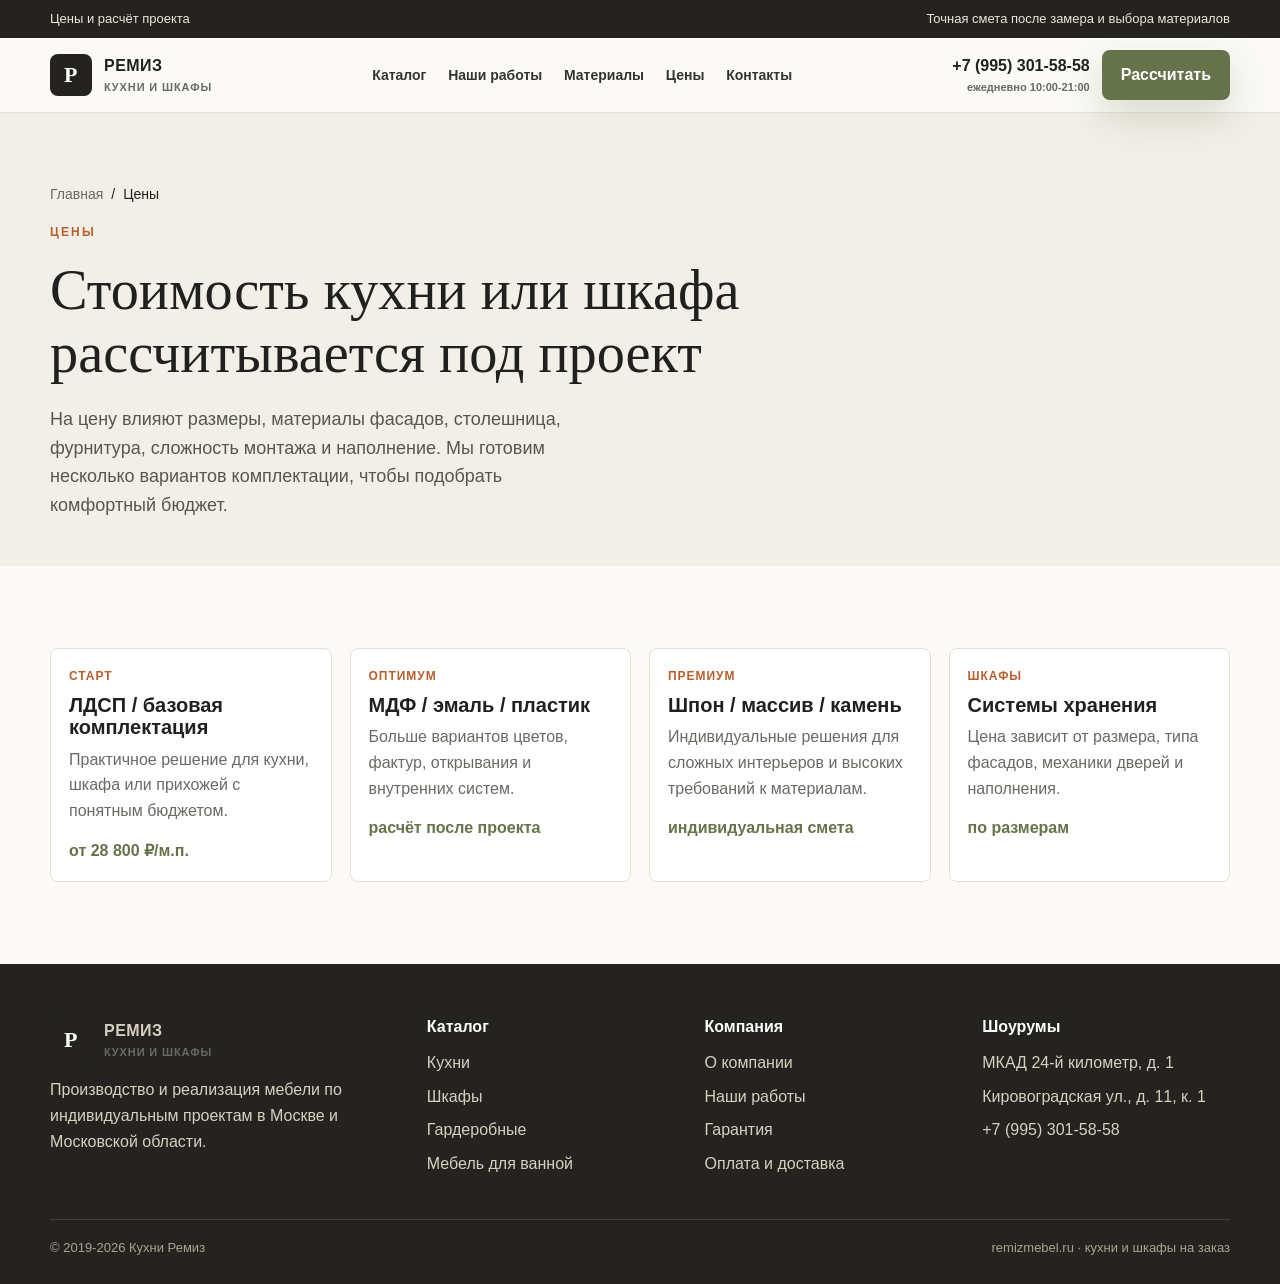
<file: ceny/index.html>
<!doctype html>
<html lang="ru">
<head>
  <meta charset="utf-8">
  <meta name="viewport" content="width=device-width, initial-scale=1">
  <title>Цены на кухни и шкафы на заказ РЕМИЗ</title>
  <meta name="description" content="Ориентиры стоимости кухонь и шкафов на заказ РЕМИЗ. Цена зависит от размеров, фасадов, фурнитуры, столешницы и монтажа.">
  <meta name="robots" content="noindex, nofollow, noarchive, nosnippet">
  <link rel="canonical" href="https://remizmebel.ru/ceny/">
  <meta property="og:title" content="Цены на кухни и шкафы на заказ РЕМИЗ">
  <meta property="og:description" content="Ориентиры стоимости и факторы, которые влияют на бюджет мебели на заказ.">
  <meta property="og:type" content="website">
  <meta property="og:url" content="https://remizmebel.ru/ceny/">
  <meta property="og:image" content="https://remizmebel.ru/assets/images/projects/real-kitchen-fenix-1.jpg">
  <meta name="theme-color" content="#66734a">
  <link rel="icon" href="../assets/favicon.svg" type="image/svg+xml">
  <link rel="manifest" href="../site.webmanifest">
  <script type="application/ld+json">
  {
    "@context": "https://schema.org",
    "@type": "BreadcrumbList",
    "itemListElement": [
      {"@type": "ListItem", "position": 1, "name": "Главная", "item": "https://remizmebel.ru/"},
      {"@type": "ListItem", "position": 2, "name": "Цены", "item": "https://remizmebel.ru/ceny/"}
    ]
  }
  </script>
  <link rel="stylesheet" href="../assets/css/remiz.css">
</head>
<body>
  <div class="topline"><div class="wrap"><span>Цены и расчёт проекта</span><span>Точная смета после замера и выбора материалов</span></div></div>
  <header class="site-header"><div class="wrap nav"><a class="brand" href="../"><span class="brand-mark">Р</span><span>РЕМИЗ<small>кухни и шкафы</small></span></a><nav class="menu"><a href="../catalog/">Каталог</a><a href="../portfolio/">Наши работы</a><a href="../materialy/">Материалы</a><a href="../ceny/">Цены</a><a href="../kontakty/">Контакты</a></nav><div class="header-actions"><a class="phone" href="tel:+79953015858">+7 (995) 301-58-58<small>ежедневно 10:00-21:00</small></a><a class="btn btn-primary" href="../#request">Рассчитать</a><button class="burger" type="button">☰</button></div></div></header>
  <main>
    <section class="page-hero"><div class="wrap"><nav class="breadcrumbs" aria-label="Хлебные крошки"><a href="../">Главная</a><span>/</span><span>Цены</span></nav><div class="eyebrow">Цены</div><h1>Стоимость кухни или шкафа рассчитывается под проект</h1><p class="lead">На цену влияют размеры, материалы фасадов, столешница, фурнитура, сложность монтажа и наполнение. Мы готовим несколько вариантов комплектации, чтобы подобрать комфортный бюджет.</p></div></section>
    <section class="section"><div class="wrap">
      <div class="catalog-grid">
        <article class="catalog-card"><div class="body"><div class="meta">Старт</div><h3>ЛДСП / базовая комплектация</h3><p>Практичное решение для кухни, шкафа или прихожей с понятным бюджетом.</p><div class="price">от 28 800 ₽/м.п.</div></div></article>
        <article class="catalog-card"><div class="body"><div class="meta">Оптимум</div><h3>МДФ / эмаль / пластик</h3><p>Больше вариантов цветов, фактур, открывания и внутренних систем.</p><div class="price">расчёт после проекта</div></div></article>
        <article class="catalog-card"><div class="body"><div class="meta">Премиум</div><h3>Шпон / массив / камень</h3><p>Индивидуальные решения для сложных интерьеров и высоких требований к материалам.</p><div class="price">индивидуальная смета</div></div></article>
        <article class="catalog-card"><div class="body"><div class="meta">Шкафы</div><h3>Системы хранения</h3><p>Цена зависит от размера, типа фасадов, механики дверей и наполнения.</p><div class="price">по размерам</div></div></article>
      </div>
    </div></section>
  </main>
    <footer class="footer">
    <div class="wrap">
      <div class="footer-grid">
        <div>
          <a class="brand" href="../"><span class="brand-mark">Р</span><span>РЕМИЗ<small>кухни и шкафы</small></span></a>
          <p>Производство и реализация мебели по индивидуальным проектам в Москве и Московской области.</p>
        </div>
        <div><h3>Каталог</h3><ul><li><a href="../catalog/kuhni/">Кухни</a></li><li><a href="../catalog/shkafy/">Шкафы</a></li><li><a href="../catalog/shkafy/">Гардеробные</a></li><li><a href="../catalog/">Мебель для ванной</a></li></ul></div>
        <div><h3>Компания</h3><ul><li><a href="../o-kompanii/">О компании</a></li><li><a href="../portfolio/">Наши работы</a></li><li><a href="../garantiya/">Гарантия</a></li><li><a href="../oplata-i-dostavka/">Оплата и доставка</a></li></ul></div>
        <div><h3>Шоурумы</h3><ul><li>МКАД 24-й километр, д. 1</li><li>Кировоградская ул., д. 11, к. 1</li><li><a href="tel:+79953015858">+7 (995) 301-58-58</a></li></ul></div>
      </div>
      <div class="footer-bottom"><span>© 2019-2026 Кухни Ремиз</span><span>remizmebel.ru · кухни и шкафы на заказ</span></div>
    </div>
  </footer>
  <script src="../assets/js/remiz.js" defer></script>
</body>
</html>
</file>
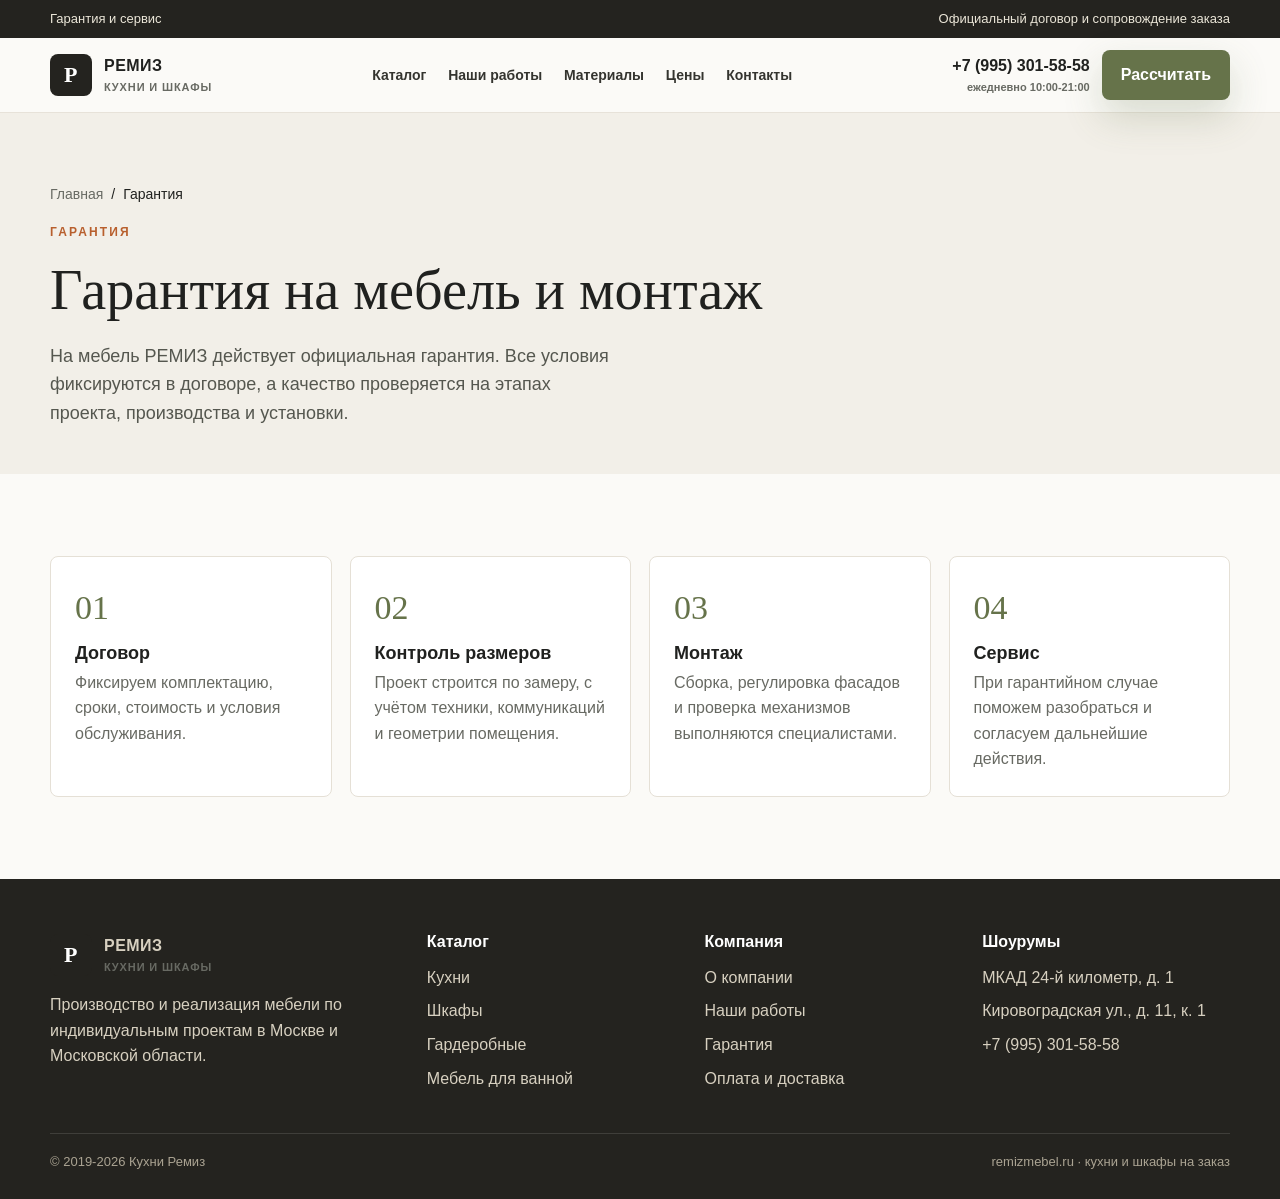
<file: garantiya/index.html>
<!doctype html>
<html lang="ru">
<head>
  <meta charset="utf-8">
  <meta name="viewport" content="width=device-width, initial-scale=1">
  <title>Гарантия на кухни и шкафы РЕМИЗ</title>
  <meta name="description" content="Гарантия на кухни, шкафы и корпусную мебель РЕМИЗ. Официальный договор, гарантийное обслуживание и контроль качества монтажа.">
  <meta name="robots" content="noindex, nofollow, noarchive, nosnippet">
  <link rel="canonical" href="https://remizmebel.ru/garantiya/">
  <meta property="og:title" content="Гарантия на кухни и шкафы РЕМИЗ">
  <meta property="og:description" content="Официальная гарантия, договор и контроль качества мебели и монтажа.">
  <meta property="og:type" content="website">
  <meta property="og:url" content="https://remizmebel.ru/garantiya/">
  <meta property="og:image" content="https://remizmebel.ru/assets/images/projects/real-kitchen-tss-2.jpg">
  <meta name="theme-color" content="#66734a">
  <link rel="icon" href="../assets/favicon.svg" type="image/svg+xml">
  <link rel="manifest" href="../site.webmanifest">
  <script type="application/ld+json">
  {
    "@context": "https://schema.org",
    "@type": "BreadcrumbList",
    "itemListElement": [
      {"@type": "ListItem", "position": 1, "name": "Главная", "item": "https://remizmebel.ru/"},
      {"@type": "ListItem", "position": 2, "name": "Гарантия", "item": "https://remizmebel.ru/garantiya/"}
    ]
  }
  </script>
  <link rel="stylesheet" href="../assets/css/remiz.css">
</head>
<body>
  <div class="topline"><div class="wrap"><span>Гарантия и сервис</span><span>Официальный договор и сопровождение заказа</span></div></div>
  <header class="site-header"><div class="wrap nav"><a class="brand" href="../"><span class="brand-mark">Р</span><span>РЕМИЗ<small>кухни и шкафы</small></span></a><nav class="menu"><a href="../catalog/">Каталог</a><a href="../portfolio/">Наши работы</a><a href="../materialy/">Материалы</a><a href="../ceny/">Цены</a><a href="../kontakty/">Контакты</a></nav><div class="header-actions"><a class="phone" href="tel:+79953015858">+7 (995) 301-58-58<small>ежедневно 10:00-21:00</small></a><a class="btn btn-primary" href="../#request">Рассчитать</a><button class="burger" type="button">☰</button></div></div></header>
  <main>
    <section class="page-hero"><div class="wrap"><nav class="breadcrumbs" aria-label="Хлебные крошки"><a href="../">Главная</a><span>/</span><span>Гарантия</span></nav><div class="eyebrow">Гарантия</div><h1>Гарантия на мебель и монтаж</h1><p class="lead">На мебель РЕМИЗ действует официальная гарантия. Все условия фиксируются в договоре, а качество проверяется на этапах проекта, производства и установки.</p></div></section>
    <section class="section"><div class="wrap"><div class="trust-grid">
      <article class="trust-item"><div class="num">01</div><h3>Договор</h3><p>Фиксируем комплектацию, сроки, стоимость и условия обслуживания.</p></article>
      <article class="trust-item"><div class="num">02</div><h3>Контроль размеров</h3><p>Проект строится по замеру, с учётом техники, коммуникаций и геометрии помещения.</p></article>
      <article class="trust-item"><div class="num">03</div><h3>Монтаж</h3><p>Сборка, регулировка фасадов и проверка механизмов выполняются специалистами.</p></article>
      <article class="trust-item"><div class="num">04</div><h3>Сервис</h3><p>При гарантийном случае поможем разобраться и согласуем дальнейшие действия.</p></article>
    </div></div></section>
  </main>
    <footer class="footer">
    <div class="wrap">
      <div class="footer-grid">
        <div>
          <a class="brand" href="../"><span class="brand-mark">Р</span><span>РЕМИЗ<small>кухни и шкафы</small></span></a>
          <p>Производство и реализация мебели по индивидуальным проектам в Москве и Московской области.</p>
        </div>
        <div><h3>Каталог</h3><ul><li><a href="../catalog/kuhni/">Кухни</a></li><li><a href="../catalog/shkafy/">Шкафы</a></li><li><a href="../catalog/shkafy/">Гардеробные</a></li><li><a href="../catalog/">Мебель для ванной</a></li></ul></div>
        <div><h3>Компания</h3><ul><li><a href="../o-kompanii/">О компании</a></li><li><a href="../portfolio/">Наши работы</a></li><li><a href="../garantiya/">Гарантия</a></li><li><a href="../oplata-i-dostavka/">Оплата и доставка</a></li></ul></div>
        <div><h3>Шоурумы</h3><ul><li>МКАД 24-й километр, д. 1</li><li>Кировоградская ул., д. 11, к. 1</li><li><a href="tel:+79953015858">+7 (995) 301-58-58</a></li></ul></div>
      </div>
      <div class="footer-bottom"><span>© 2019-2026 Кухни Ремиз</span><span>remizmebel.ru · кухни и шкафы на заказ</span></div>
    </div>
  </footer>
  <script src="../assets/js/remiz.js" defer></script>
</body>
</html>
</file>
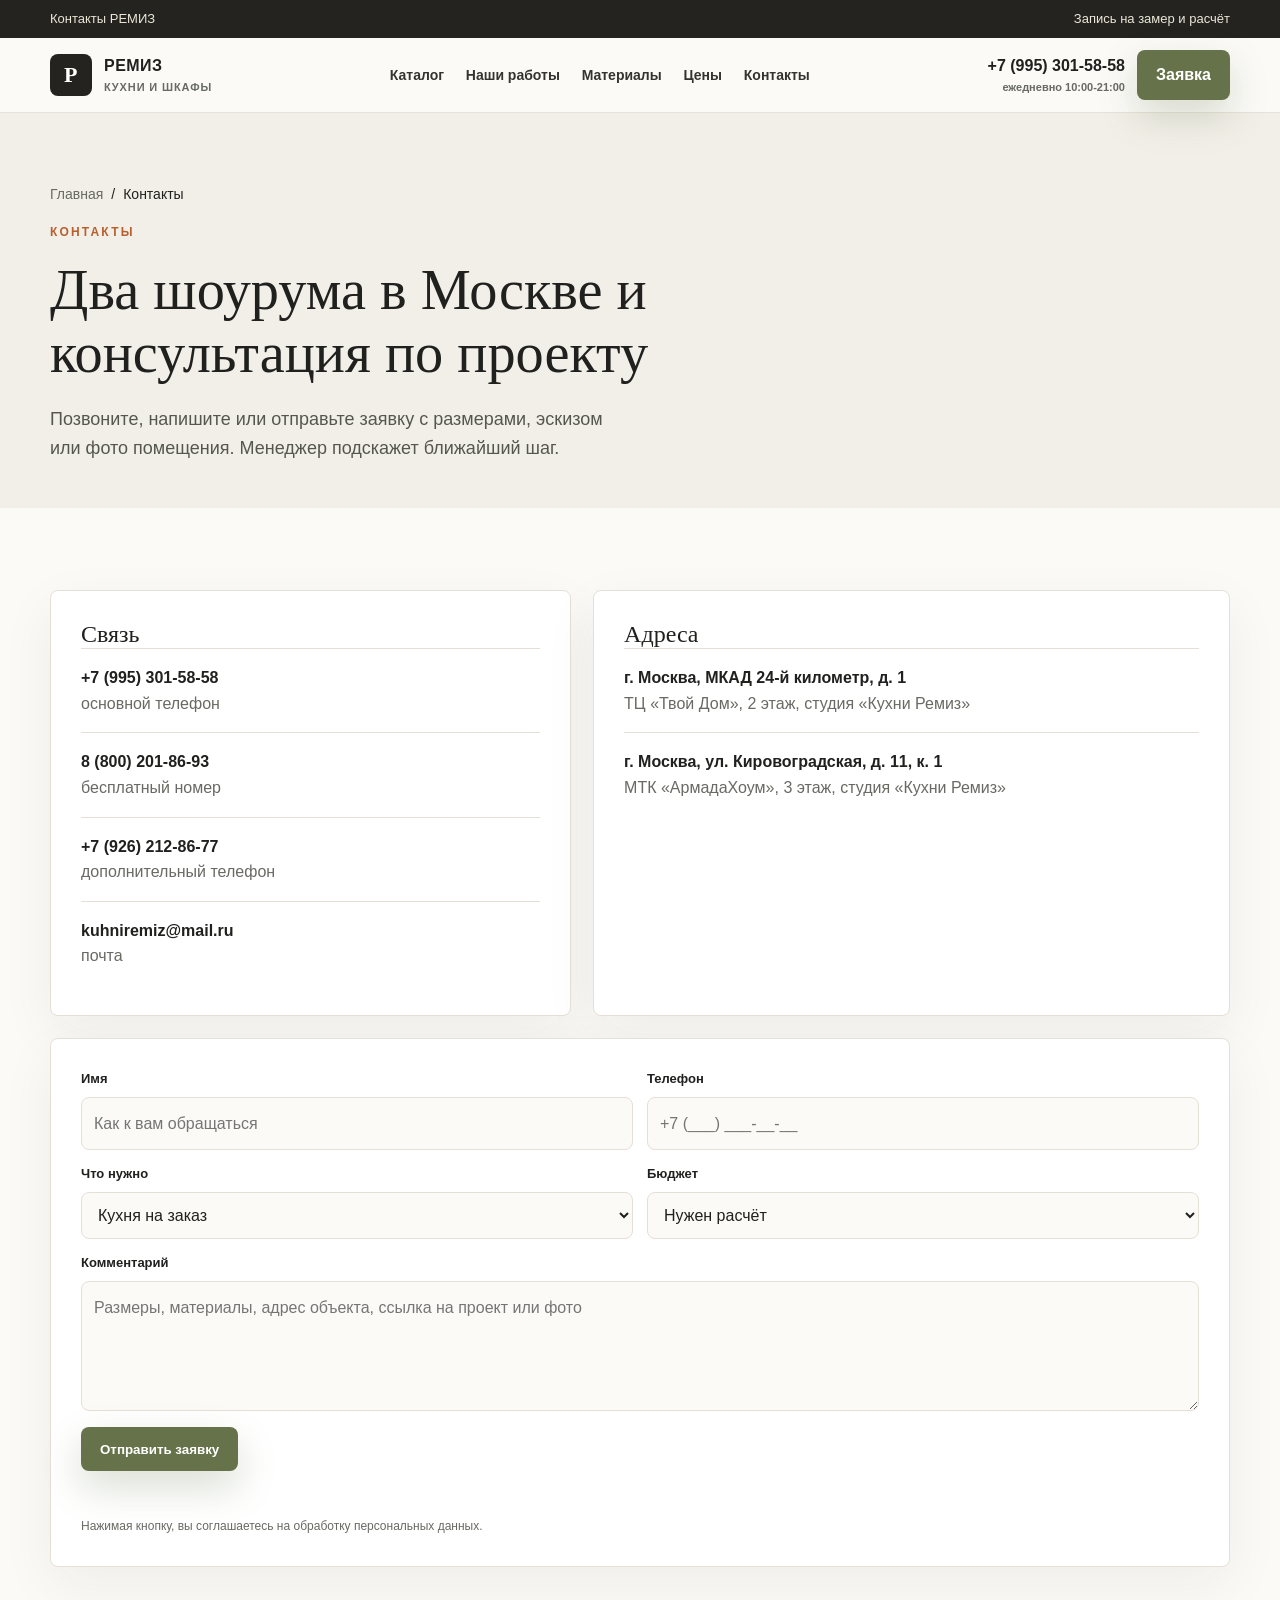
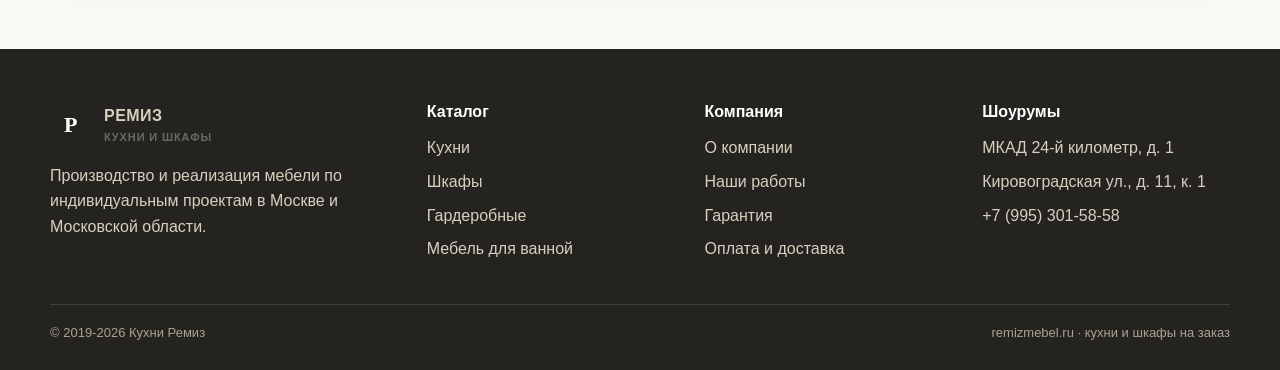
<file: kontakty/index.html>
<!doctype html>
<html lang="ru">
<head>
  <meta charset="utf-8">
  <meta name="viewport" content="width=device-width, initial-scale=1">
  <title>Контакты РЕМИЗ: шоурумы кухонь и шкафов в Москве</title>
  <meta name="description" content="Контакты Кухни РЕМИЗ: телефоны, почта и адреса шоурумов в Москве на МКАД 24-й километр и улице Кировоградская, 11 к. 1.">
  <meta name="robots" content="noindex, nofollow, noarchive, nosnippet">
  <link rel="canonical" href="https://remizmebel.ru/kontakty/">
  <meta property="og:title" content="Контакты РЕМИЗ">
  <meta property="og:description" content="Телефоны, почта, адреса шоурумов и форма заявки на расчёт мебели.">
  <meta property="og:type" content="website">
  <meta property="og:url" content="https://remizmebel.ru/kontakty/">
  <meta property="og:image" content="https://remizmebel.ru/assets/images/hero-family-placeholder.jpg">
  <meta name="theme-color" content="#66734a">
  <link rel="icon" href="../assets/favicon.svg" type="image/svg+xml">
  <link rel="manifest" href="../site.webmanifest">
  <script type="application/ld+json">
  {
    "@context": "https://schema.org",
    "@type": "BreadcrumbList",
    "itemListElement": [
      {"@type": "ListItem", "position": 1, "name": "Главная", "item": "https://remizmebel.ru/"},
      {"@type": "ListItem", "position": 2, "name": "Контакты", "item": "https://remizmebel.ru/kontakty/"}
    ]
  }
  </script>
  <link rel="stylesheet" href="../assets/css/remiz.css">
  <script type="application/ld+json">
  {
    "@context": "https://schema.org",
    "@type": "FurnitureStore",
    "name": "Кухни Ремиз",
    "url": "https://remizmebel.ru/kontakty/",
    "email": "kuhniremiz@mail.ru",
    "telephone": ["+7-995-301-58-58", "8-800-201-86-93", "+7-926-212-86-77"],
    "openingHours": "Mo-Su 10:00-21:00",
    "address": [
      {"@type": "PostalAddress", "addressLocality": "Москва", "streetAddress": "МКАД 24-й километр, дом 1, ТЦ Твой Дом, 2 этаж"},
      {"@type": "PostalAddress", "addressLocality": "Москва", "streetAddress": "улица Кировоградская, дом 11, корпус 1, МТК АрмадаХоум, 3 этаж"}
    ],
    "areaServed": "Москва и Московская область"
  }
  </script>
</head>
<body>
  <div class="topline"><div class="wrap"><span>Контакты РЕМИЗ</span><span>Запись на замер и расчёт</span></div></div>
  <header class="site-header"><div class="wrap nav"><a class="brand" href="../"><span class="brand-mark">Р</span><span>РЕМИЗ<small>кухни и шкафы</small></span></a><nav class="menu"><a href="../catalog/">Каталог</a><a href="../portfolio/">Наши работы</a><a href="../materialy/">Материалы</a><a href="../ceny/">Цены</a><a href="../kontakty/">Контакты</a></nav><div class="header-actions"><a class="phone" href="tel:+79953015858">+7 (995) 301-58-58<small>ежедневно 10:00-21:00</small></a><a class="btn btn-primary" href="../#request">Заявка</a><button class="burger" type="button">☰</button></div></div></header>
  <main>
    <section class="page-hero"><div class="wrap"><nav class="breadcrumbs" aria-label="Хлебные крошки"><a href="../">Главная</a><span>/</span><span>Контакты</span></nav><div class="eyebrow">Контакты</div><h1>Два шоурума в Москве и консультация по проекту</h1><p class="lead">Позвоните, напишите или отправьте заявку с размерами, эскизом или фото помещения. Менеджер подскажет ближайший шаг.</p></div></section>
    <section class="section"><div class="wrap contact-grid">
      <div class="contact-panel">
        <h2 class="display">Связь</h2>
        <div class="contact-line"><b>+7 (995) 301-58-58</b><span>основной телефон</span></div>
        <div class="contact-line"><b>8 (800) 201-86-93</b><span>бесплатный номер</span></div>
        <div class="contact-line"><b>+7 (926) 212-86-77</b><span>дополнительный телефон</span></div>
        <div class="contact-line"><b>kuhniremiz@mail.ru</b><span>почта</span></div>
      </div>
      <div class="contact-panel">
        <h2 class="display">Адреса</h2>
        <div class="contact-line"><b>г. Москва, МКАД 24-й километр, д. 1</b><span>ТЦ «Твой Дом», 2 этаж, студия «Кухни Ремиз»</span></div>
        <div class="contact-line"><b>г. Москва, ул. Кировоградская, д. 11, к. 1</b><span>МТК «АрмадаХоум», 3 этаж, студия «Кухни Ремиз»</span></div>
      </div>
      <form class="form-panel contact-form-wide" action="../send.php" method="post" data-lead-form>
        <div class="form-grid">
          <input type="hidden" name="source" value="Страница контактов">
          <div class="field hp-field"><label for="contact-website">Сайт</label><input id="contact-website" name="website" tabindex="-1" autocomplete="off"></div>
          <div class="field"><label for="contact-name">Имя</label><input id="contact-name" name="name" autocomplete="name" placeholder="Как к вам обращаться" required></div>
          <div class="field"><label for="contact-phone">Телефон</label><input id="contact-phone" name="phone" autocomplete="tel" inputmode="tel" placeholder="+7 (___) ___-__-__" required></div>
          <div class="field"><label for="contact-type">Что нужно</label><select id="contact-type" name="type"><option>Кухня на заказ</option><option>Шкаф или гардеробная</option><option>Мебель для ванной</option><option>Комплексная мебель для квартиры</option></select></div>
          <div class="field"><label for="contact-budget">Бюджет</label><select id="contact-budget" name="budget"><option>Нужен расчёт</option><option>до 300 000 ₽</option><option>300 000 - 700 000 ₽</option><option>от 700 000 ₽</option></select></div>
          <div class="field full"><label for="contact-comment">Комментарий</label><textarea id="contact-comment" name="comment" rows="4" placeholder="Размеры, материалы, адрес объекта, ссылка на проект или фото"></textarea></div>
        </div>
        <button class="btn btn-primary" type="submit">Отправить заявку</button>
        <p class="form-status" aria-live="polite"></p>
        <p class="policy">Нажимая кнопку, вы соглашаетесь на обработку персональных данных.</p>
      </form>
    </div></section>
  </main>
    <footer class="footer">
    <div class="wrap">
      <div class="footer-grid">
        <div>
          <a class="brand" href="../"><span class="brand-mark">Р</span><span>РЕМИЗ<small>кухни и шкафы</small></span></a>
          <p>Производство и реализация мебели по индивидуальным проектам в Москве и Московской области.</p>
        </div>
        <div><h3>Каталог</h3><ul><li><a href="../catalog/kuhni/">Кухни</a></li><li><a href="../catalog/shkafy/">Шкафы</a></li><li><a href="../catalog/shkafy/">Гардеробные</a></li><li><a href="../catalog/">Мебель для ванной</a></li></ul></div>
        <div><h3>Компания</h3><ul><li><a href="../o-kompanii/">О компании</a></li><li><a href="../portfolio/">Наши работы</a></li><li><a href="../garantiya/">Гарантия</a></li><li><a href="../oplata-i-dostavka/">Оплата и доставка</a></li></ul></div>
        <div><h3>Шоурумы</h3><ul><li>МКАД 24-й километр, д. 1</li><li>Кировоградская ул., д. 11, к. 1</li><li><a href="tel:+79953015858">+7 (995) 301-58-58</a></li></ul></div>
      </div>
      <div class="footer-bottom"><span>© 2019-2026 Кухни Ремиз</span><span>remizmebel.ru · кухни и шкафы на заказ</span></div>
    </div>
  </footer>
  <script src="../assets/js/remiz.js" defer></script>
</body>
</html>
</file>
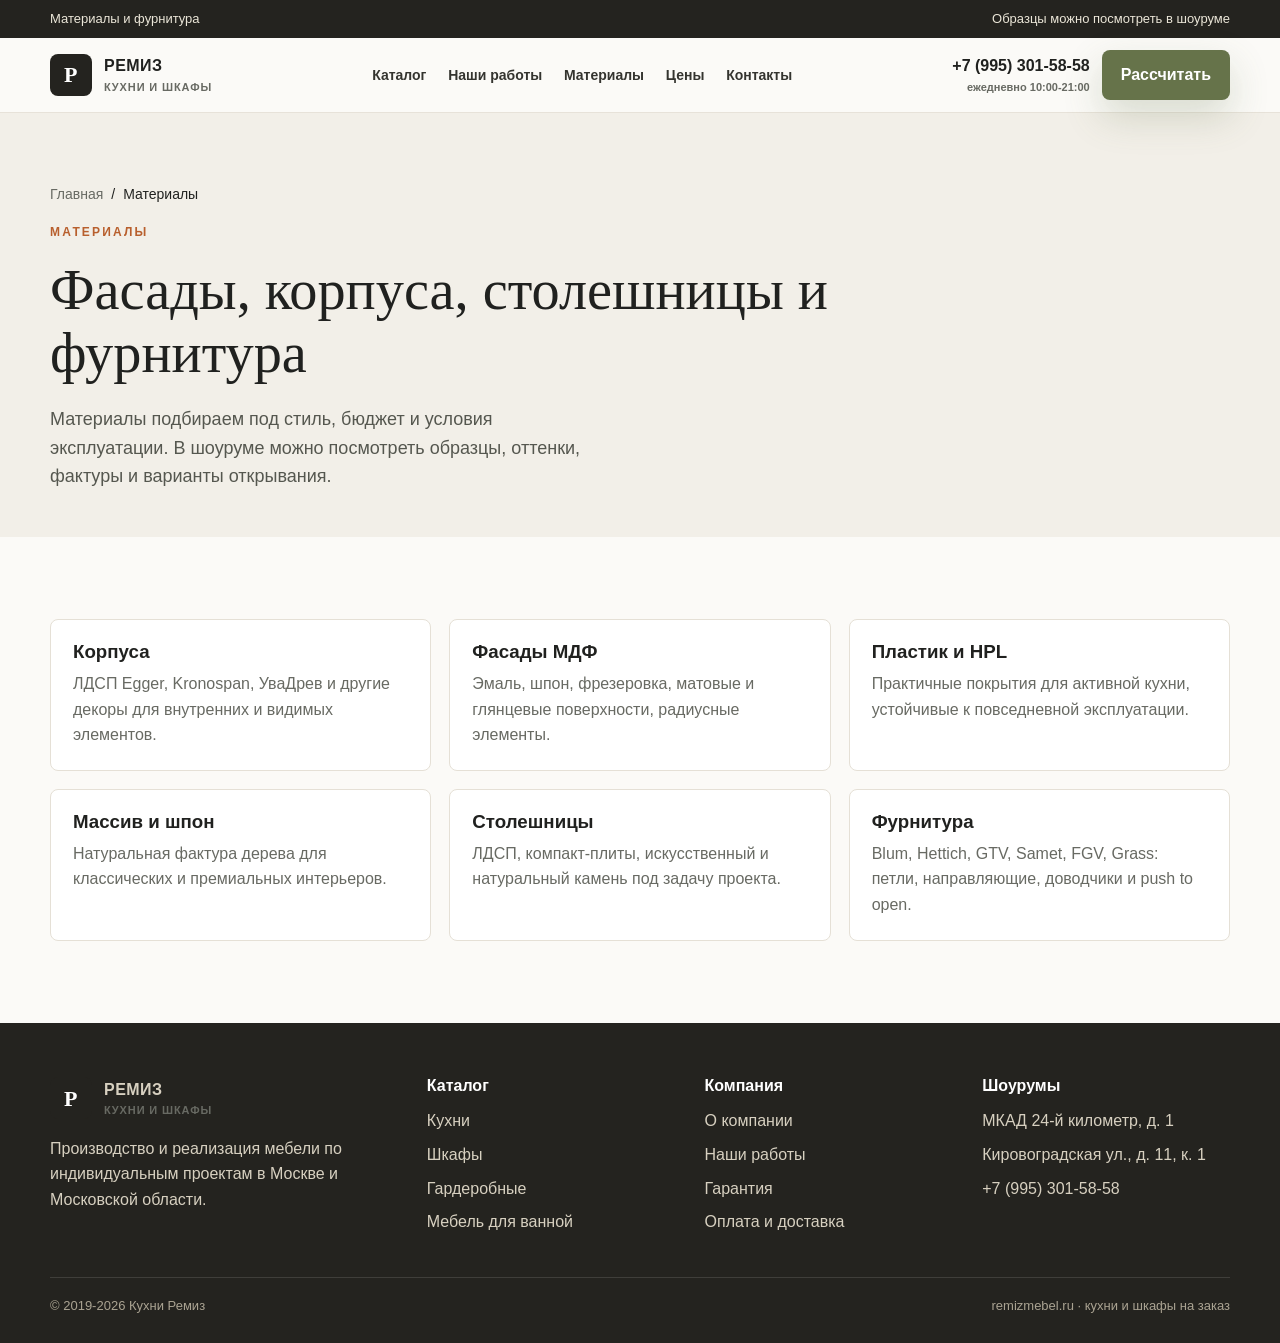
<file: materialy/index.html>
<!doctype html>
<html lang="ru">
<head>
  <meta charset="utf-8">
  <meta name="viewport" content="width=device-width, initial-scale=1">
  <title>Материалы для кухонь и шкафов РЕМИЗ</title>
  <meta name="description" content="Фасады, корпуса, столешницы и фурнитура для кухонь и шкафов на заказ: ЛДСП, МДФ, эмаль, шпон, пластик, Blum, Hettich и другие решения.">
  <meta name="robots" content="noindex, nofollow, noarchive, nosnippet">
  <link rel="canonical" href="https://remizmebel.ru/materialy/">
  <meta property="og:title" content="Материалы для кухонь и шкафов РЕМИЗ">
  <meta property="og:description" content="Фасады, корпуса, столешницы и фурнитура для мебели на заказ.">
  <meta property="og:type" content="website">
  <meta property="og:url" content="https://remizmebel.ru/materialy/">
  <meta property="og:image" content="https://remizmebel.ru/assets/images/projects/real-kitchen-velvet-1.jpg">
  <meta name="theme-color" content="#66734a">
  <link rel="icon" href="../assets/favicon.svg" type="image/svg+xml">
  <link rel="manifest" href="../site.webmanifest">
  <script type="application/ld+json">
  {
    "@context": "https://schema.org",
    "@type": "BreadcrumbList",
    "itemListElement": [
      {"@type": "ListItem", "position": 1, "name": "Главная", "item": "https://remizmebel.ru/"},
      {"@type": "ListItem", "position": 2, "name": "Материалы", "item": "https://remizmebel.ru/materialy/"}
    ]
  }
  </script>
  <link rel="stylesheet" href="../assets/css/remiz.css">
</head>
<body>
  <div class="topline"><div class="wrap"><span>Материалы и фурнитура</span><span>Образцы можно посмотреть в шоуруме</span></div></div>
  <header class="site-header"><div class="wrap nav"><a class="brand" href="../"><span class="brand-mark">Р</span><span>РЕМИЗ<small>кухни и шкафы</small></span></a><nav class="menu"><a href="../catalog/">Каталог</a><a href="../portfolio/">Наши работы</a><a href="../materialy/">Материалы</a><a href="../ceny/">Цены</a><a href="../kontakty/">Контакты</a></nav><div class="header-actions"><a class="phone" href="tel:+79953015858">+7 (995) 301-58-58<small>ежедневно 10:00-21:00</small></a><a class="btn btn-primary" href="../#request">Рассчитать</a><button class="burger" type="button">☰</button></div></div></header>
  <main>
    <section class="page-hero"><div class="wrap"><nav class="breadcrumbs" aria-label="Хлебные крошки"><a href="../">Главная</a><span>/</span><span>Материалы</span></nav><div class="eyebrow">Материалы</div><h1>Фасады, корпуса, столешницы и фурнитура</h1><p class="lead">Материалы подбираем под стиль, бюджет и условия эксплуатации. В шоуруме можно посмотреть образцы, оттенки, фактуры и варианты открывания.</p></div></section>
    <section class="section"><div class="wrap"><div class="material-grid">
      <article class="material"><h3>Корпуса</h3><p>ЛДСП Egger, Kronospan, УваДрев и другие декоры для внутренних и видимых элементов.</p></article>
      <article class="material"><h3>Фасады МДФ</h3><p>Эмаль, шпон, фрезеровка, матовые и глянцевые поверхности, радиусные элементы.</p></article>
      <article class="material"><h3>Пластик и HPL</h3><p>Практичные покрытия для активной кухни, устойчивые к повседневной эксплуатации.</p></article>
      <article class="material"><h3>Массив и шпон</h3><p>Натуральная фактура дерева для классических и премиальных интерьеров.</p></article>
      <article class="material"><h3>Столешницы</h3><p>ЛДСП, компакт-плиты, искусственный и натуральный камень под задачу проекта.</p></article>
      <article class="material"><h3>Фурнитура</h3><p>Blum, Hettich, GTV, Samet, FGV, Grass: петли, направляющие, доводчики и push to open.</p></article>
    </div></div></section>
  </main>
    <footer class="footer">
    <div class="wrap">
      <div class="footer-grid">
        <div>
          <a class="brand" href="../"><span class="brand-mark">Р</span><span>РЕМИЗ<small>кухни и шкафы</small></span></a>
          <p>Производство и реализация мебели по индивидуальным проектам в Москве и Московской области.</p>
        </div>
        <div><h3>Каталог</h3><ul><li><a href="../catalog/kuhni/">Кухни</a></li><li><a href="../catalog/shkafy/">Шкафы</a></li><li><a href="../catalog/shkafy/">Гардеробные</a></li><li><a href="../catalog/">Мебель для ванной</a></li></ul></div>
        <div><h3>Компания</h3><ul><li><a href="../o-kompanii/">О компании</a></li><li><a href="../portfolio/">Наши работы</a></li><li><a href="../garantiya/">Гарантия</a></li><li><a href="../oplata-i-dostavka/">Оплата и доставка</a></li></ul></div>
        <div><h3>Шоурумы</h3><ul><li>МКАД 24-й километр, д. 1</li><li>Кировоградская ул., д. 11, к. 1</li><li><a href="tel:+79953015858">+7 (995) 301-58-58</a></li></ul></div>
      </div>
      <div class="footer-bottom"><span>© 2019-2026 Кухни Ремиз</span><span>remizmebel.ru · кухни и шкафы на заказ</span></div>
    </div>
  </footer>
  <script src="../assets/js/remiz.js" defer></script>
</body>
</html>
</file>
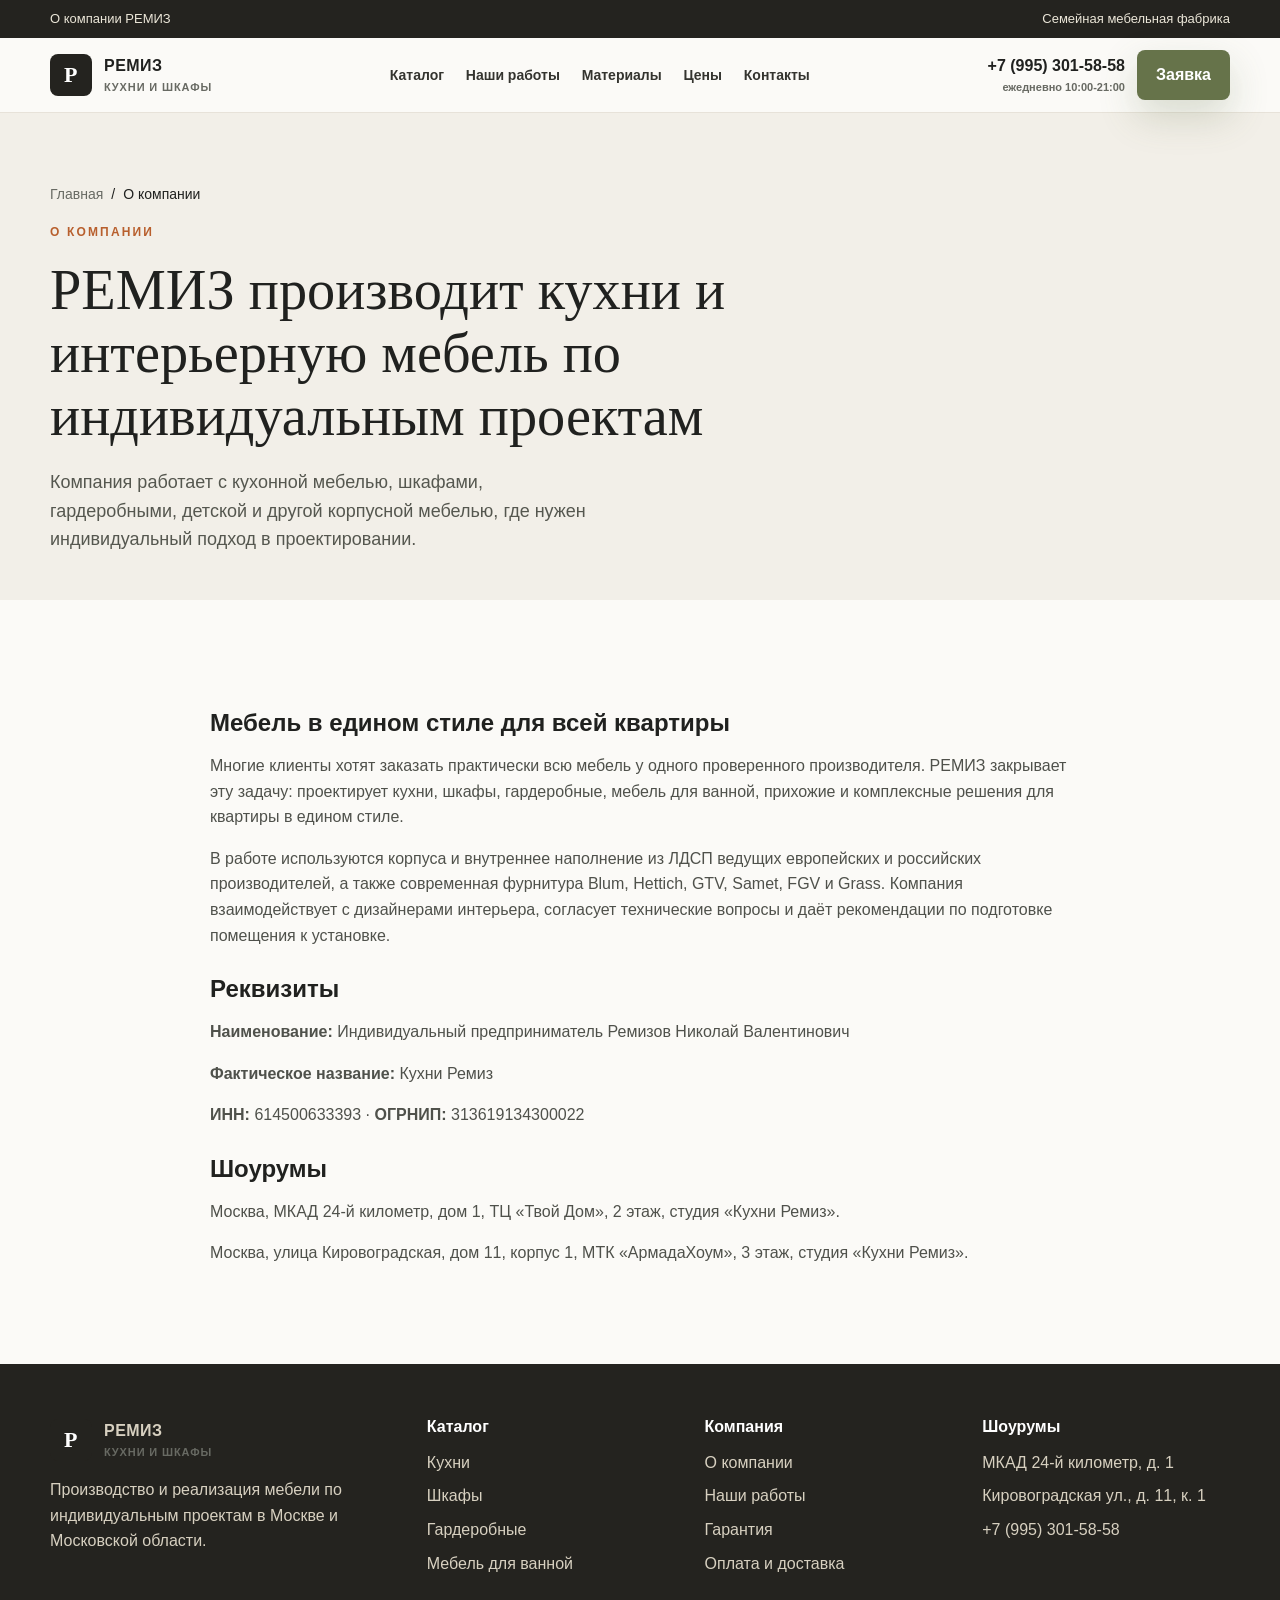
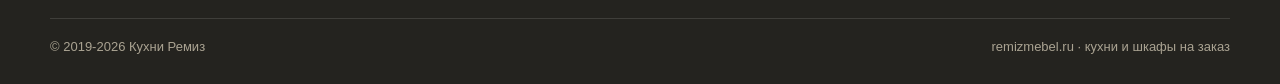
<file: o-kompanii/index.html>
<!doctype html>
<html lang="ru">
<head>
  <meta charset="utf-8">
  <meta name="viewport" content="width=device-width, initial-scale=1">
  <title>О компании РЕМИЗ: семейная мебельная фабрика в Москве</title>
  <meta name="description" content="О компании Кухни РЕМИЗ: производство кухонь, шкафов, гардеробных и корпусной мебели по индивидуальным проектам. Реквизиты, адреса шоурумов, подход к работе.">
  <meta name="robots" content="noindex, nofollow, noarchive, nosnippet">
  <link rel="canonical" href="https://remizmebel.ru/o-kompanii/">
  <meta property="og:title" content="О компании РЕМИЗ">
  <meta property="og:description" content="Семейная мебельная фабрика: кухни, шкафы и корпусная мебель по индивидуальным проектам.">
  <meta property="og:type" content="website">
  <meta property="og:url" content="https://remizmebel.ru/o-kompanii/">
  <meta property="og:image" content="https://remizmebel.ru/assets/images/hero-family-placeholder.jpg">
  <meta name="theme-color" content="#66734a">
  <link rel="icon" href="../assets/favicon.svg" type="image/svg+xml">
  <link rel="manifest" href="../site.webmanifest">
  <script type="application/ld+json">
  {
    "@context": "https://schema.org",
    "@type": "BreadcrumbList",
    "itemListElement": [
      {"@type": "ListItem", "position": 1, "name": "Главная", "item": "https://remizmebel.ru/"},
      {"@type": "ListItem", "position": 2, "name": "О компании", "item": "https://remizmebel.ru/o-kompanii/"}
    ]
  }
  </script>
  <link rel="stylesheet" href="../assets/css/remiz.css">
</head>
<body>
  <div class="topline"><div class="wrap"><span>О компании РЕМИЗ</span><span>Семейная мебельная фабрика</span></div></div>
  <header class="site-header"><div class="wrap nav"><a class="brand" href="../"><span class="brand-mark">Р</span><span>РЕМИЗ<small>кухни и шкафы</small></span></a><nav class="menu"><a href="../catalog/">Каталог</a><a href="../portfolio/">Наши работы</a><a href="../materialy/">Материалы</a><a href="../ceny/">Цены</a><a href="../kontakty/">Контакты</a></nav><div class="header-actions"><a class="phone" href="tel:+79953015858">+7 (995) 301-58-58<small>ежедневно 10:00-21:00</small></a><a class="btn btn-primary" href="../#request">Заявка</a><button class="burger" type="button">☰</button></div></div></header>
  <main>
    <section class="page-hero"><div class="wrap"><nav class="breadcrumbs" aria-label="Хлебные крошки"><a href="../">Главная</a><span>/</span><span>О компании</span></nav><div class="eyebrow">О компании</div><h1>РЕМИЗ производит кухни и интерьерную мебель по индивидуальным проектам</h1><p class="lead">Компания работает с кухонной мебелью, шкафами, гардеробными, детской и другой корпусной мебелью, где нужен индивидуальный подход в проектировании.</p></div></section>
    <section class="section"><div class="wrap content-text">
      <h2>Мебель в едином стиле для всей квартиры</h2>
      <p>Многие клиенты хотят заказать практически всю мебель у одного проверенного производителя. РЕМИЗ закрывает эту задачу: проектирует кухни, шкафы, гардеробные, мебель для ванной, прихожие и комплексные решения для квартиры в едином стиле.</p>
      <p>В работе используются корпуса и внутреннее наполнение из ЛДСП ведущих европейских и российских производителей, а также современная фурнитура Blum, Hettich, GTV, Samet, FGV и Grass. Компания взаимодействует с дизайнерами интерьера, согласует технические вопросы и даёт рекомендации по подготовке помещения к установке.</p>
      <h2>Реквизиты</h2>
      <p><strong>Наименование:</strong> Индивидуальный предприниматель Ремизов Николай Валентинович</p>
      <p><strong>Фактическое название:</strong> Кухни Ремиз</p>
      <p><strong>ИНН:</strong> 614500633393 · <strong>ОГРНИП:</strong> 313619134300022</p>
      <h2>Шоурумы</h2>
      <p>Москва, МКАД 24-й километр, дом 1, ТЦ «Твой Дом», 2 этаж, студия «Кухни Ремиз».</p>
      <p>Москва, улица Кировоградская, дом 11, корпус 1, МТК «АрмадаХоум», 3 этаж, студия «Кухни Ремиз».</p>
    </div></section>
  </main>
    <footer class="footer">
    <div class="wrap">
      <div class="footer-grid">
        <div>
          <a class="brand" href="../"><span class="brand-mark">Р</span><span>РЕМИЗ<small>кухни и шкафы</small></span></a>
          <p>Производство и реализация мебели по индивидуальным проектам в Москве и Московской области.</p>
        </div>
        <div><h3>Каталог</h3><ul><li><a href="../catalog/kuhni/">Кухни</a></li><li><a href="../catalog/shkafy/">Шкафы</a></li><li><a href="../catalog/shkafy/">Гардеробные</a></li><li><a href="../catalog/">Мебель для ванной</a></li></ul></div>
        <div><h3>Компания</h3><ul><li><a href="../o-kompanii/">О компании</a></li><li><a href="../portfolio/">Наши работы</a></li><li><a href="../garantiya/">Гарантия</a></li><li><a href="../oplata-i-dostavka/">Оплата и доставка</a></li></ul></div>
        <div><h3>Шоурумы</h3><ul><li>МКАД 24-й километр, д. 1</li><li>Кировоградская ул., д. 11, к. 1</li><li><a href="tel:+79953015858">+7 (995) 301-58-58</a></li></ul></div>
      </div>
      <div class="footer-bottom"><span>© 2019-2026 Кухни Ремиз</span><span>remizmebel.ru · кухни и шкафы на заказ</span></div>
    </div>
  </footer>
  <script src="../assets/js/remiz.js" defer></script>
</body>
</html>
</file>
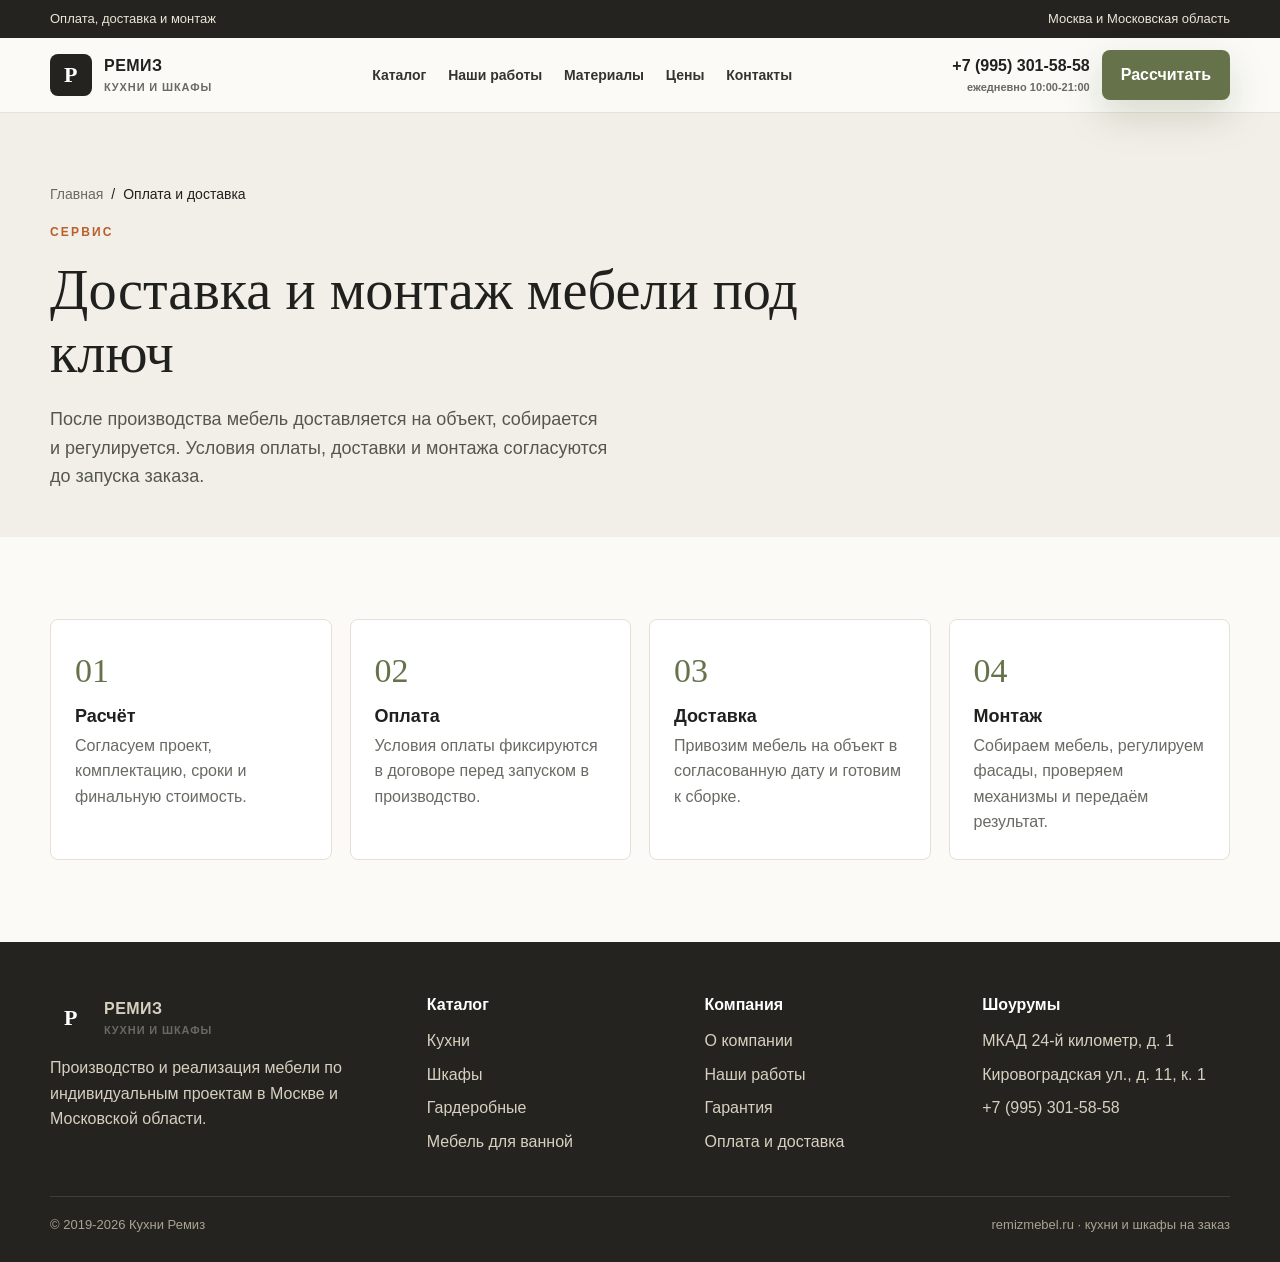
<file: oplata-i-dostavka/index.html>
<!doctype html>
<html lang="ru">
<head>
  <meta charset="utf-8">
  <meta name="viewport" content="width=device-width, initial-scale=1">
  <title>Оплата, доставка и монтаж мебели РЕМИЗ</title>
  <meta name="description" content="Оплата, доставка и монтаж кухонь, шкафов и корпусной мебели РЕМИЗ в Москве и Московской области.">
  <meta name="robots" content="noindex, nofollow, noarchive, nosnippet">
  <link rel="canonical" href="https://remizmebel.ru/oplata-i-dostavka/">
  <meta property="og:title" content="Оплата, доставка и монтаж мебели РЕМИЗ">
  <meta property="og:description" content="Условия оплаты, доставки, сборки и монтажа мебели на заказ в Москве и МО.">
  <meta property="og:type" content="website">
  <meta property="og:url" content="https://remizmebel.ru/oplata-i-dostavka/">
  <meta property="og:image" content="https://remizmebel.ru/assets/images/projects/real-wardrobe-integro-1.jpg">
  <meta name="theme-color" content="#66734a">
  <link rel="icon" href="../assets/favicon.svg" type="image/svg+xml">
  <link rel="manifest" href="../site.webmanifest">
  <script type="application/ld+json">
  {
    "@context": "https://schema.org",
    "@type": "BreadcrumbList",
    "itemListElement": [
      {"@type": "ListItem", "position": 1, "name": "Главная", "item": "https://remizmebel.ru/"},
      {"@type": "ListItem", "position": 2, "name": "Оплата и доставка", "item": "https://remizmebel.ru/oplata-i-dostavka/"}
    ]
  }
  </script>
  <link rel="stylesheet" href="../assets/css/remiz.css">
</head>
<body>
  <div class="topline"><div class="wrap"><span>Оплата, доставка и монтаж</span><span>Москва и Московская область</span></div></div>
  <header class="site-header"><div class="wrap nav"><a class="brand" href="../"><span class="brand-mark">Р</span><span>РЕМИЗ<small>кухни и шкафы</small></span></a><nav class="menu"><a href="../catalog/">Каталог</a><a href="../portfolio/">Наши работы</a><a href="../materialy/">Материалы</a><a href="../ceny/">Цены</a><a href="../kontakty/">Контакты</a></nav><div class="header-actions"><a class="phone" href="tel:+79953015858">+7 (995) 301-58-58<small>ежедневно 10:00-21:00</small></a><a class="btn btn-primary" href="../#request">Рассчитать</a><button class="burger" type="button">☰</button></div></div></header>
  <main>
    <section class="page-hero"><div class="wrap"><nav class="breadcrumbs" aria-label="Хлебные крошки"><a href="../">Главная</a><span>/</span><span>Оплата и доставка</span></nav><div class="eyebrow">Сервис</div><h1>Доставка и монтаж мебели под ключ</h1><p class="lead">После производства мебель доставляется на объект, собирается и регулируется. Условия оплаты, доставки и монтажа согласуются до запуска заказа.</p></div></section>
    <section class="section"><div class="wrap"><div class="trust-grid">
      <article class="trust-item"><div class="num">01</div><h3>Расчёт</h3><p>Согласуем проект, комплектацию, сроки и финальную стоимость.</p></article>
      <article class="trust-item"><div class="num">02</div><h3>Оплата</h3><p>Условия оплаты фиксируются в договоре перед запуском в производство.</p></article>
      <article class="trust-item"><div class="num">03</div><h3>Доставка</h3><p>Привозим мебель на объект в согласованную дату и готовим к сборке.</p></article>
      <article class="trust-item"><div class="num">04</div><h3>Монтаж</h3><p>Собираем мебель, регулируем фасады, проверяем механизмы и передаём результат.</p></article>
    </div></div></section>
  </main>
    <footer class="footer">
    <div class="wrap">
      <div class="footer-grid">
        <div>
          <a class="brand" href="../"><span class="brand-mark">Р</span><span>РЕМИЗ<small>кухни и шкафы</small></span></a>
          <p>Производство и реализация мебели по индивидуальным проектам в Москве и Московской области.</p>
        </div>
        <div><h3>Каталог</h3><ul><li><a href="../catalog/kuhni/">Кухни</a></li><li><a href="../catalog/shkafy/">Шкафы</a></li><li><a href="../catalog/shkafy/">Гардеробные</a></li><li><a href="../catalog/">Мебель для ванной</a></li></ul></div>
        <div><h3>Компания</h3><ul><li><a href="../o-kompanii/">О компании</a></li><li><a href="../portfolio/">Наши работы</a></li><li><a href="../garantiya/">Гарантия</a></li><li><a href="../oplata-i-dostavka/">Оплата и доставка</a></li></ul></div>
        <div><h3>Шоурумы</h3><ul><li>МКАД 24-й километр, д. 1</li><li>Кировоградская ул., д. 11, к. 1</li><li><a href="tel:+79953015858">+7 (995) 301-58-58</a></li></ul></div>
      </div>
      <div class="footer-bottom"><span>© 2019-2026 Кухни Ремиз</span><span>remizmebel.ru · кухни и шкафы на заказ</span></div>
    </div>
  </footer>
  <script src="../assets/js/remiz.js" defer></script>
</body>
</html>
</file>
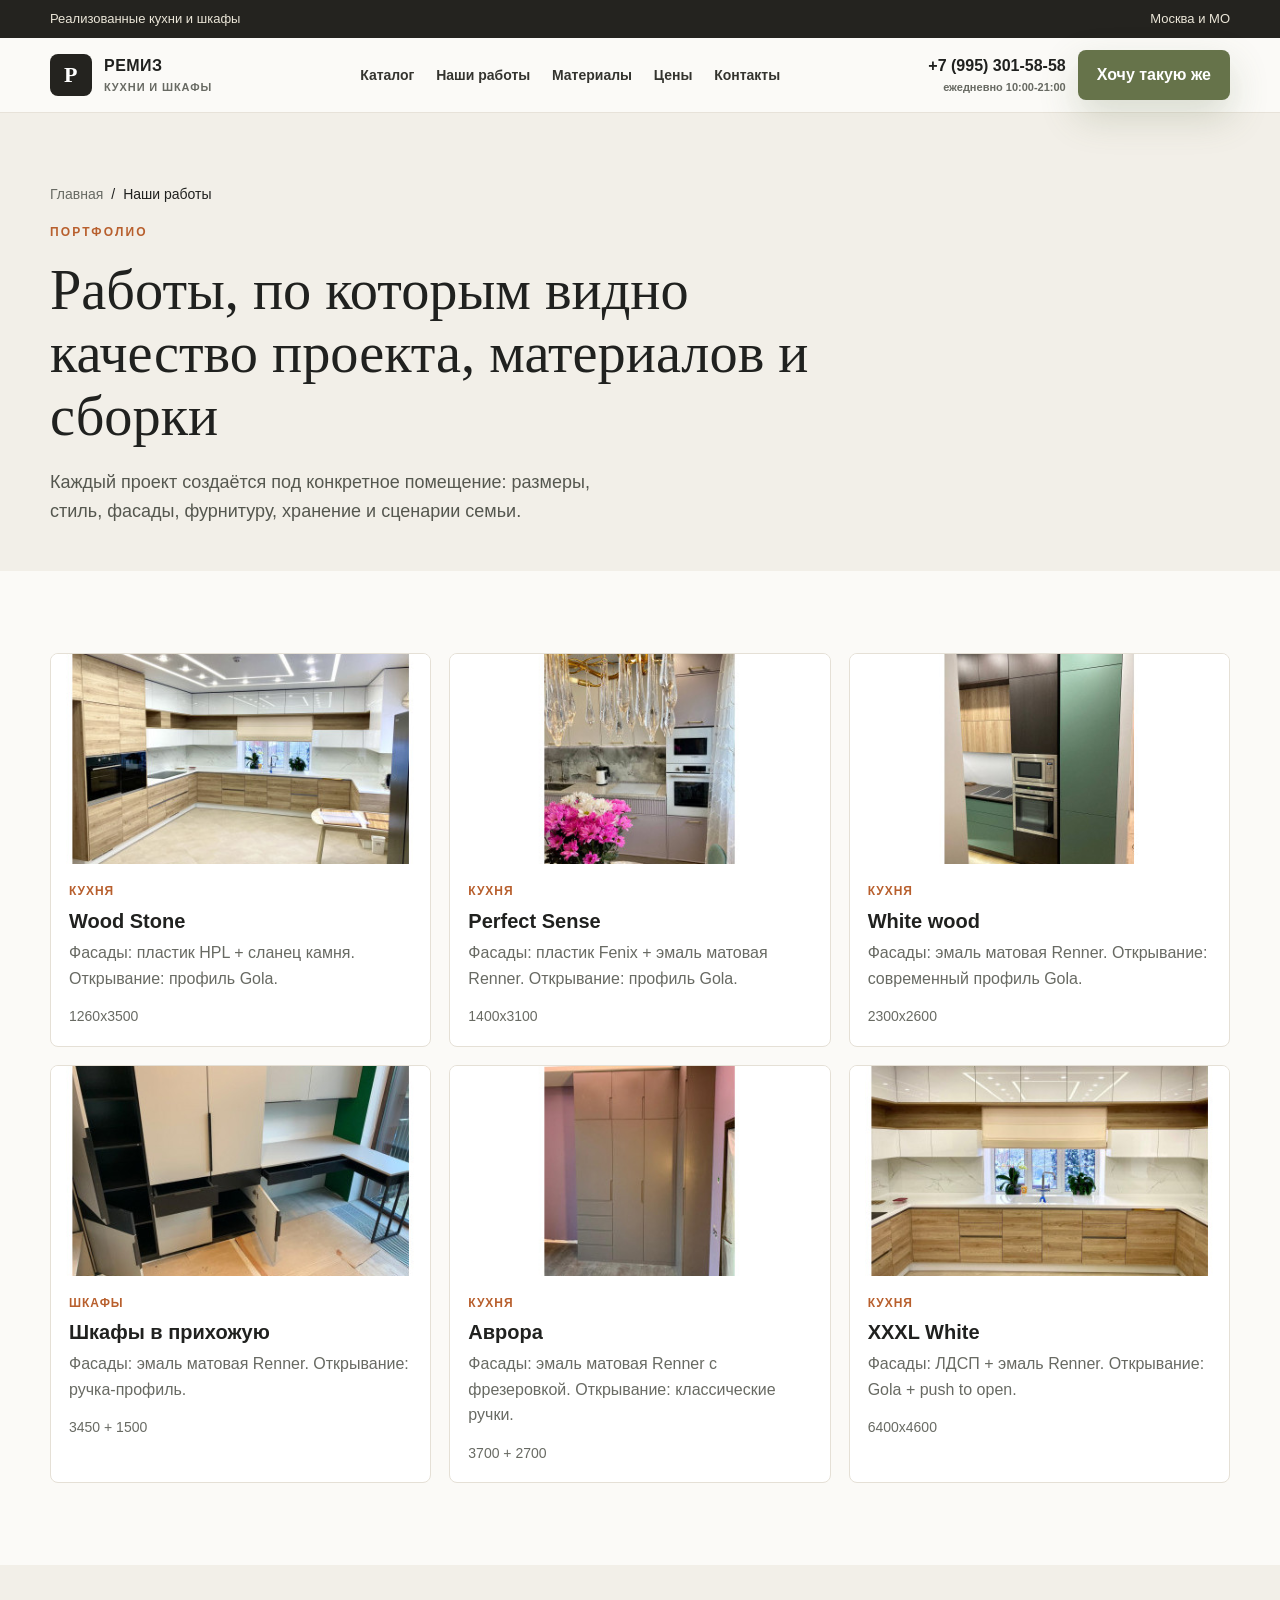
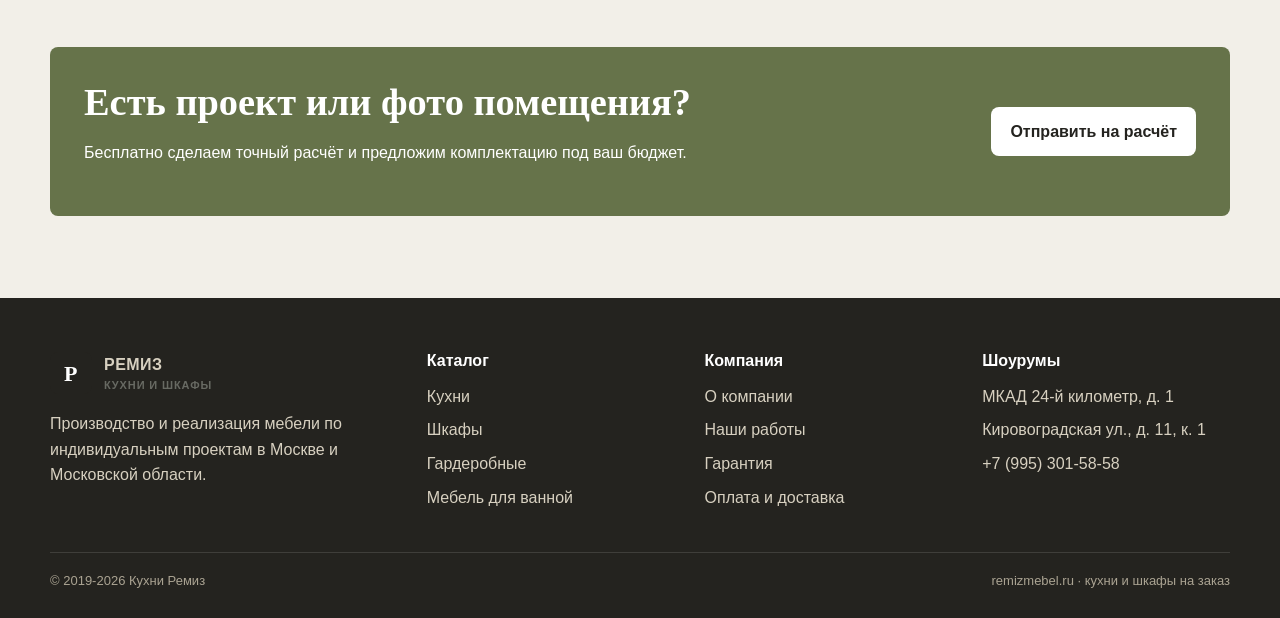
<file: portfolio/index.html>
<!doctype html>
<html lang="ru">
<head>
  <meta charset="utf-8">
  <meta name="viewport" content="width=device-width, initial-scale=1">
  <title>Наши работы РЕМИЗ: кухни, шкафы и мебель на заказ</title>
  <meta name="description" content="Портфолио РЕМИЗ: Wood Stone, Perfect Sense, White wood, Аврора, XXXL White и другие проекты кухонь и шкафов по индивидуальным размерам.">
  <meta name="robots" content="noindex, nofollow, noarchive, nosnippet">
  <link rel="canonical" href="https://remizmebel.ru/portfolio/">
  <meta property="og:title" content="Работы РЕМИЗ: кухни, шкафы и мебель на заказ">
  <meta property="og:description" content="Реальные проекты кухонь, шкафов и корпусной мебели по индивидуальным размерам.">
  <meta property="og:type" content="website">
  <meta property="og:url" content="https://remizmebel.ru/portfolio/">
  <meta property="og:image" content="https://remizmebel.ru/assets/images/projects/real-kitchen-tss-1.jpg">
  <meta name="theme-color" content="#66734a">
  <link rel="icon" href="../assets/favicon.svg" type="image/svg+xml">
  <link rel="manifest" href="../site.webmanifest">
  <script type="application/ld+json">
  {
    "@context": "https://schema.org",
    "@type": "BreadcrumbList",
    "itemListElement": [
      {"@type": "ListItem", "position": 1, "name": "Главная", "item": "https://remizmebel.ru/"},
      {"@type": "ListItem", "position": 2, "name": "Наши работы", "item": "https://remizmebel.ru/portfolio/"}
    ]
  }
  </script>
  <link rel="stylesheet" href="../assets/css/remiz.css">
</head>
<body>
  <div class="topline"><div class="wrap"><span>Реализованные кухни и шкафы</span><span>Москва и МО</span></div></div>
  <header class="site-header"><div class="wrap nav"><a class="brand" href="../"><span class="brand-mark">Р</span><span>РЕМИЗ<small>кухни и шкафы</small></span></a><nav class="menu"><a href="../catalog/">Каталог</a><a href="../portfolio/">Наши работы</a><a href="../materialy/">Материалы</a><a href="../ceny/">Цены</a><a href="../kontakty/">Контакты</a></nav><div class="header-actions"><a class="phone" href="tel:+79953015858">+7 (995) 301-58-58<small>ежедневно 10:00-21:00</small></a><a class="btn btn-primary" href="../#request">Хочу такую же</a><button class="burger" type="button">☰</button></div></div></header>
  <main>
    <section class="page-hero"><div class="wrap"><nav class="breadcrumbs" aria-label="Хлебные крошки"><a href="../">Главная</a><span>/</span><span>Наши работы</span></nav><div class="eyebrow">Портфолио</div><h1>Работы, по которым видно качество проекта, материалов и сборки</h1><p class="lead">Каждый проект создаётся под конкретное помещение: размеры, стиль, фасады, фурнитуру, хранение и сценарии семьи.</p></div></section>
    <section class="section"><div class="wrap"><div class="portfolio-grid">
      <article class="project-card"><div class="photo kitchen-1"></div><div class="body"><div class="meta">Кухня</div><h3>Wood Stone</h3><p>Фасады: пластик HPL + сланец камня. Открывание: профиль Gola.</p><div class="specs"><span>1260х3500</span></div></div></article>
      <article class="project-card"><div class="photo kitchen-2"></div><div class="body"><div class="meta">Кухня</div><h3>Perfect Sense</h3><p>Фасады: пластик Fenix + эмаль матовая Renner. Открывание: профиль Gola.</p><div class="specs"><span>1400х3100</span></div></div></article>
      <article class="project-card"><div class="photo kitchen-3"></div><div class="body"><div class="meta">Кухня</div><h3>White wood</h3><p>Фасады: эмаль матовая Renner. Открывание: современный профиль Gola.</p><div class="specs"><span>2300х2600</span></div></div></article>
      <article class="project-card"><div class="photo kitchen-5"></div><div class="body"><div class="meta">Шкафы</div><h3>Шкафы в прихожую</h3><p>Фасады: эмаль матовая Renner. Открывание: ручка-профиль.</p><div class="specs"><span>3450 + 1500</span></div></div></article>
      <article class="project-card"><div class="photo kitchen-6"></div><div class="body"><div class="meta">Кухня</div><h3>Аврора</h3><p>Фасады: эмаль матовая Renner с фрезеровкой. Открывание: классические ручки.</p><div class="specs"><span>3700 + 2700</span></div></div></article>
      <article class="project-card"><div class="photo kitchen-4"></div><div class="body"><div class="meta">Кухня</div><h3>XXXL White</h3><p>Фасады: ЛДСП + эмаль Renner. Открывание: Gola + push to open.</p><div class="specs"><span>6400х4600</span></div></div></article>
    </div></div></section>
    <section class="section section-soft"><div class="wrap cta-band"><div><h2>Есть проект или фото помещения?</h2><p>Бесплатно сделаем точный расчёт и предложим комплектацию под ваш бюджет.</p></div><a class="btn btn-light" href="../#request">Отправить на расчёт</a></div></section>
  </main>
    <footer class="footer">
    <div class="wrap">
      <div class="footer-grid">
        <div>
          <a class="brand" href="../"><span class="brand-mark">Р</span><span>РЕМИЗ<small>кухни и шкафы</small></span></a>
          <p>Производство и реализация мебели по индивидуальным проектам в Москве и Московской области.</p>
        </div>
        <div><h3>Каталог</h3><ul><li><a href="../catalog/kuhni/">Кухни</a></li><li><a href="../catalog/shkafy/">Шкафы</a></li><li><a href="../catalog/shkafy/">Гардеробные</a></li><li><a href="../catalog/">Мебель для ванной</a></li></ul></div>
        <div><h3>Компания</h3><ul><li><a href="../o-kompanii/">О компании</a></li><li><a href="../portfolio/">Наши работы</a></li><li><a href="../garantiya/">Гарантия</a></li><li><a href="../oplata-i-dostavka/">Оплата и доставка</a></li></ul></div>
        <div><h3>Шоурумы</h3><ul><li>МКАД 24-й километр, д. 1</li><li>Кировоградская ул., д. 11, к. 1</li><li><a href="tel:+79953015858">+7 (995) 301-58-58</a></li></ul></div>
      </div>
      <div class="footer-bottom"><span>© 2019-2026 Кухни Ремиз</span><span>remizmebel.ru · кухни и шкафы на заказ</span></div>
    </div>
  </footer>
  <script src="../assets/js/remiz.js" defer></script>
</body>
</html>
</file>
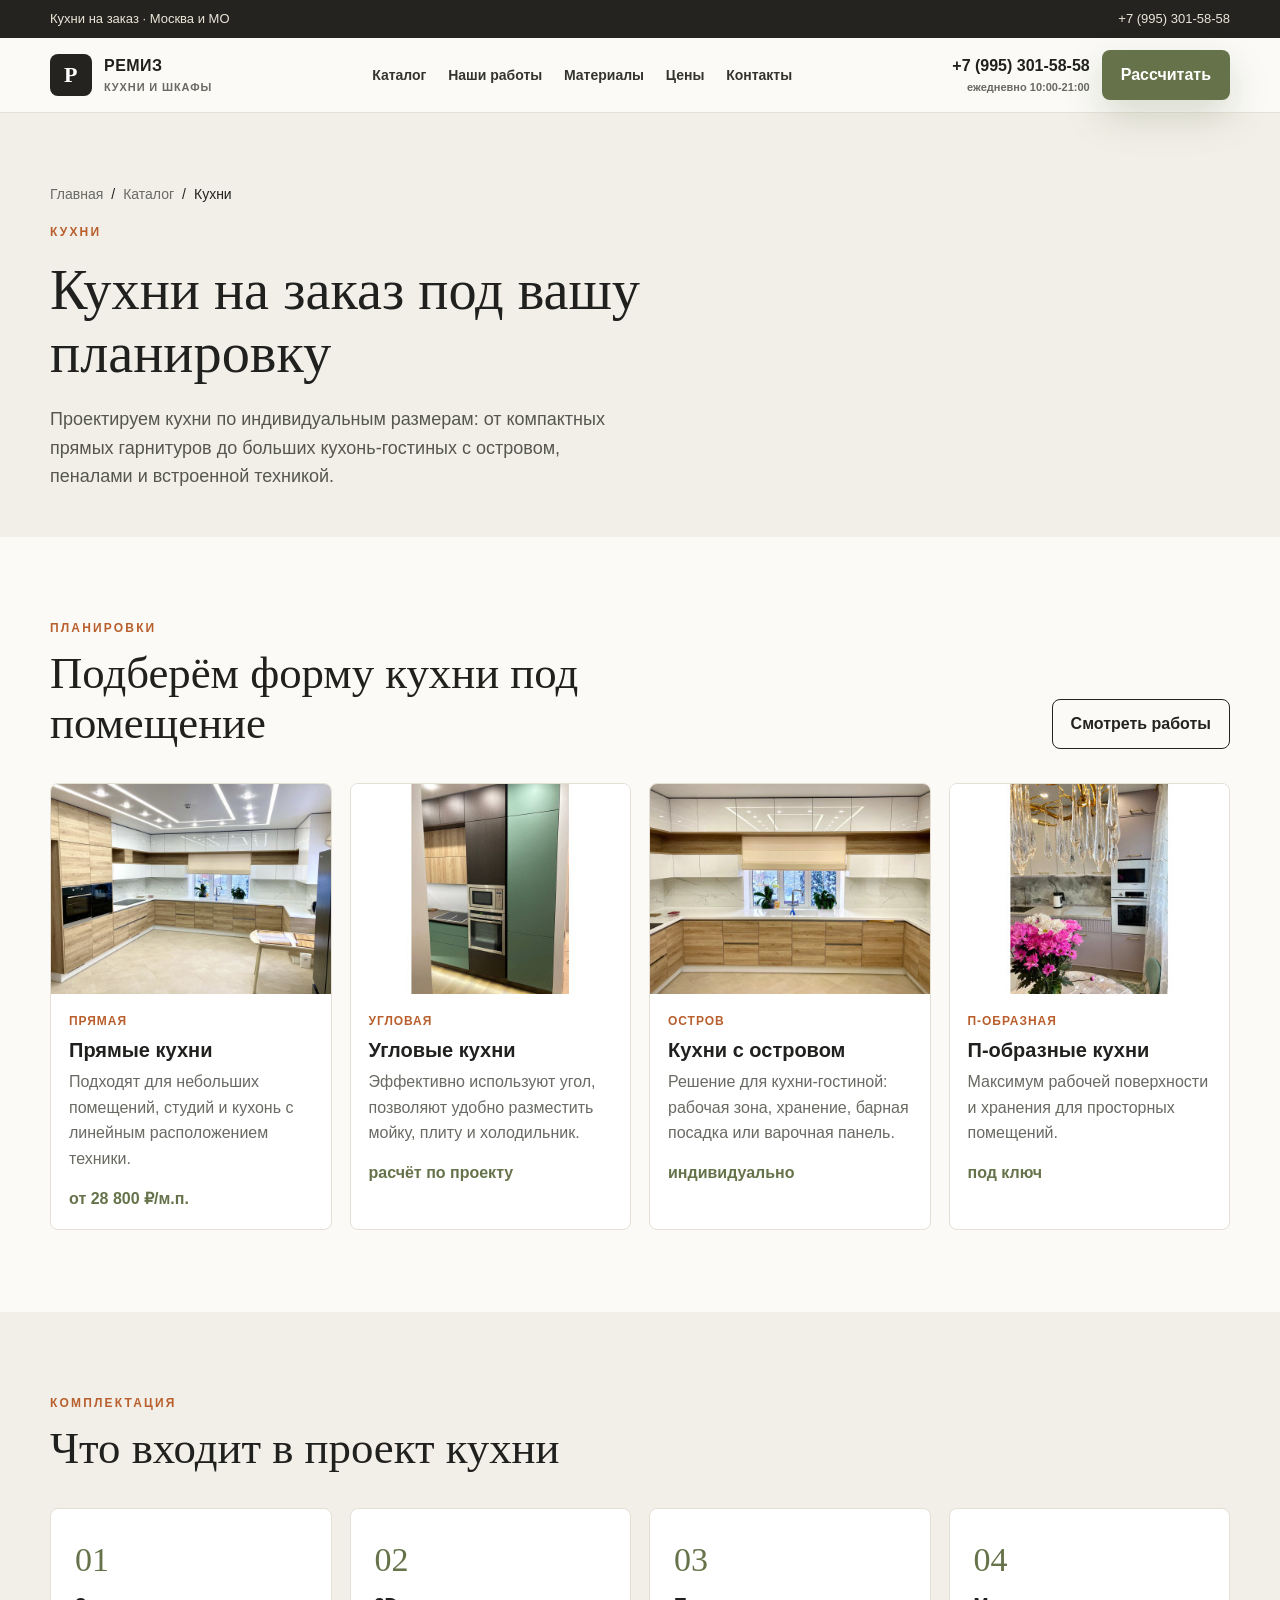
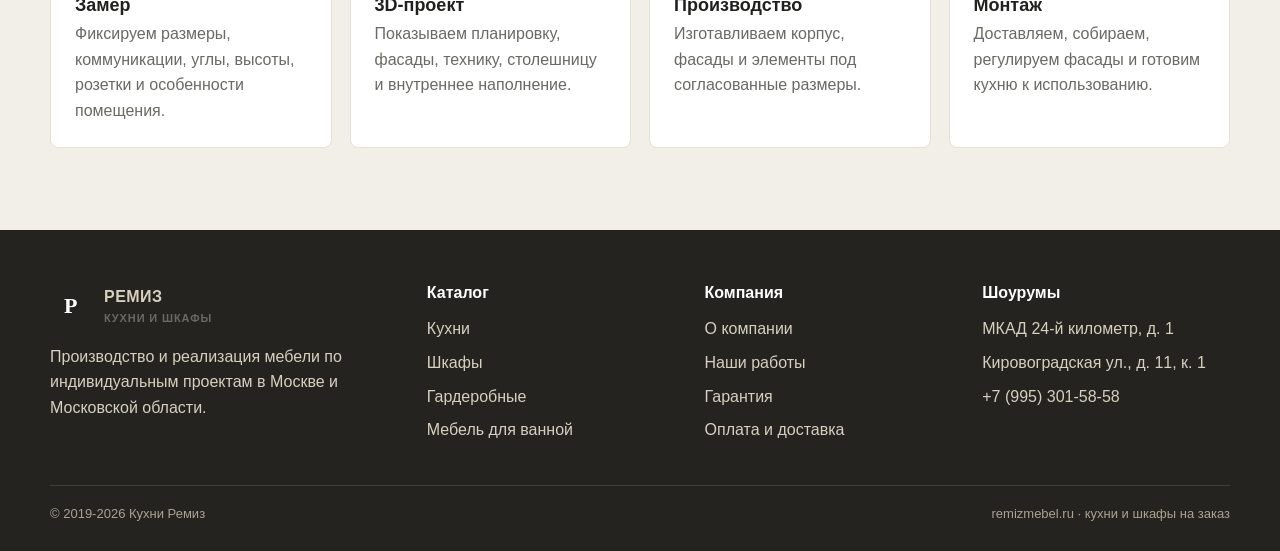
<file: catalog/kuhni/index.html>
<!doctype html>
<html lang="ru">
<head>
  <meta charset="utf-8">
  <meta name="viewport" content="width=device-width, initial-scale=1">
  <title>Кухни на заказ в Москве от производителя РЕМИЗ</title>
  <meta name="description" content="Кухни на заказ РЕМИЗ: прямые, угловые, П-образные, с островом, из МДФ, эмали, шпона и пластика. Бесплатный замер, 3D-проект и расчёт.">
  <meta name="robots" content="noindex, nofollow, noarchive, nosnippet">
  <link rel="canonical" href="https://remizmebel.ru/catalog/kuhni/">
  <meta property="og:title" content="Кухни на заказ в Москве РЕМИЗ">
  <meta property="og:description" content="Кухни по индивидуальным размерам: прямые, угловые, П-образные и с островом.">
  <meta property="og:type" content="website">
  <meta property="og:url" content="https://remizmebel.ru/catalog/kuhni/">
  <meta property="og:image" content="https://remizmebel.ru/assets/images/projects/real-kitchen-tss-1.jpg">
  <meta name="theme-color" content="#66734a">
  <link rel="icon" href="../../assets/favicon.svg" type="image/svg+xml">
  <link rel="manifest" href="../../site.webmanifest">
  <script type="application/ld+json">
  {
    "@context": "https://schema.org",
    "@type": "BreadcrumbList",
    "itemListElement": [
      {"@type": "ListItem", "position": 1, "name": "Главная", "item": "https://remizmebel.ru/"},
      {"@type": "ListItem", "position": 2, "name": "Каталог", "item": "https://remizmebel.ru/catalog/"},
      {"@type": "ListItem", "position": 3, "name": "Кухни", "item": "https://remizmebel.ru/catalog/kuhni/"}
    ]
  }
  </script>
  <link rel="stylesheet" href="../../assets/css/remiz.css">
</head>
<body>
  <div class="topline"><div class="wrap"><span>Кухни на заказ · Москва и МО</span><span>+7 (995) 301-58-58</span></div></div>
  <header class="site-header"><div class="wrap nav"><a class="brand" href="../../"><span class="brand-mark">Р</span><span>РЕМИЗ<small>кухни и шкафы</small></span></a><nav class="menu"><a href="../../catalog/">Каталог</a><a href="../../portfolio/">Наши работы</a><a href="../../materialy/">Материалы</a><a href="../../ceny/">Цены</a><a href="../../kontakty/">Контакты</a></nav><div class="header-actions"><a class="phone" href="tel:+79953015858">+7 (995) 301-58-58<small>ежедневно 10:00-21:00</small></a><a class="btn btn-primary" href="../../#request">Рассчитать</a><button class="burger" type="button">☰</button></div></div></header>
  <main>
    <section class="page-hero"><div class="wrap"><nav class="breadcrumbs" aria-label="Хлебные крошки"><a href="../../">Главная</a><span>/</span><a href="../">Каталог</a><span>/</span><span>Кухни</span></nav><div class="eyebrow">Кухни</div><h1>Кухни на заказ под вашу планировку</h1><p class="lead">Проектируем кухни по индивидуальным размерам: от компактных прямых гарнитуров до больших кухонь-гостиных с островом, пеналами и встроенной техникой.</p></div></section>
    <section class="section"><div class="wrap">
      <div class="section-head"><div><div class="eyebrow">Планировки</div><h2>Подберём форму кухни под помещение</h2></div><a class="btn btn-outline" href="../../portfolio/">Смотреть работы</a></div>
      <div class="catalog-grid">
        <article class="catalog-card"><div class="photo kitchen-1"></div><div class="body"><div class="meta">Прямая</div><h3>Прямые кухни</h3><p>Подходят для небольших помещений, студий и кухонь с линейным расположением техники.</p><div class="price">от 28 800 ₽/м.п.</div></div></article>
        <article class="catalog-card"><div class="photo kitchen-3"></div><div class="body"><div class="meta">Угловая</div><h3>Угловые кухни</h3><p>Эффективно используют угол, позволяют удобно разместить мойку, плиту и холодильник.</p><div class="price">расчёт по проекту</div></div></article>
        <article class="catalog-card"><div class="photo kitchen-4"></div><div class="body"><div class="meta">Остров</div><h3>Кухни с островом</h3><p>Решение для кухни-гостиной: рабочая зона, хранение, барная посадка или варочная панель.</p><div class="price">индивидуально</div></div></article>
        <article class="catalog-card"><div class="photo kitchen-2"></div><div class="body"><div class="meta">П-образная</div><h3>П-образные кухни</h3><p>Максимум рабочей поверхности и хранения для просторных помещений.</p><div class="price">под ключ</div></div></article>
      </div>
    </div></section>
    <section class="section section-soft"><div class="wrap">
      <div class="section-head"><div><div class="eyebrow">Комплектация</div><h2>Что входит в проект кухни</h2></div></div>
      <div class="trust-grid">
        <article class="trust-item"><div class="num">01</div><h3>Замер</h3><p>Фиксируем размеры, коммуникации, углы, высоты, розетки и особенности помещения.</p></article>
        <article class="trust-item"><div class="num">02</div><h3>3D-проект</h3><p>Показываем планировку, фасады, технику, столешницу и внутреннее наполнение.</p></article>
        <article class="trust-item"><div class="num">03</div><h3>Производство</h3><p>Изготавливаем корпус, фасады и элементы под согласованные размеры.</p></article>
        <article class="trust-item"><div class="num">04</div><h3>Монтаж</h3><p>Доставляем, собираем, регулируем фасады и готовим кухню к использованию.</p></article>
      </div>
    </div></section>
  </main>
    <footer class="footer">
    <div class="wrap">
      <div class="footer-grid">
        <div>
          <a class="brand" href="../../"><span class="brand-mark">Р</span><span>РЕМИЗ<small>кухни и шкафы</small></span></a>
          <p>Производство и реализация мебели по индивидуальным проектам в Москве и Московской области.</p>
        </div>
        <div><h3>Каталог</h3><ul><li><a href="../../catalog/kuhni/">Кухни</a></li><li><a href="../../catalog/shkafy/">Шкафы</a></li><li><a href="../../catalog/shkafy/">Гардеробные</a></li><li><a href="../../catalog/">Мебель для ванной</a></li></ul></div>
        <div><h3>Компания</h3><ul><li><a href="../../o-kompanii/">О компании</a></li><li><a href="../../portfolio/">Наши работы</a></li><li><a href="../../garantiya/">Гарантия</a></li><li><a href="../../oplata-i-dostavka/">Оплата и доставка</a></li></ul></div>
        <div><h3>Шоурумы</h3><ul><li>МКАД 24-й километр, д. 1</li><li>Кировоградская ул., д. 11, к. 1</li><li><a href="tel:+79953015858">+7 (995) 301-58-58</a></li></ul></div>
      </div>
      <div class="footer-bottom"><span>© 2019-2026 Кухни Ремиз</span><span>remizmebel.ru · кухни и шкафы на заказ</span></div>
    </div>
  </footer>
  <script src="../../assets/js/remiz.js" defer></script>
</body>
</html>
</file>
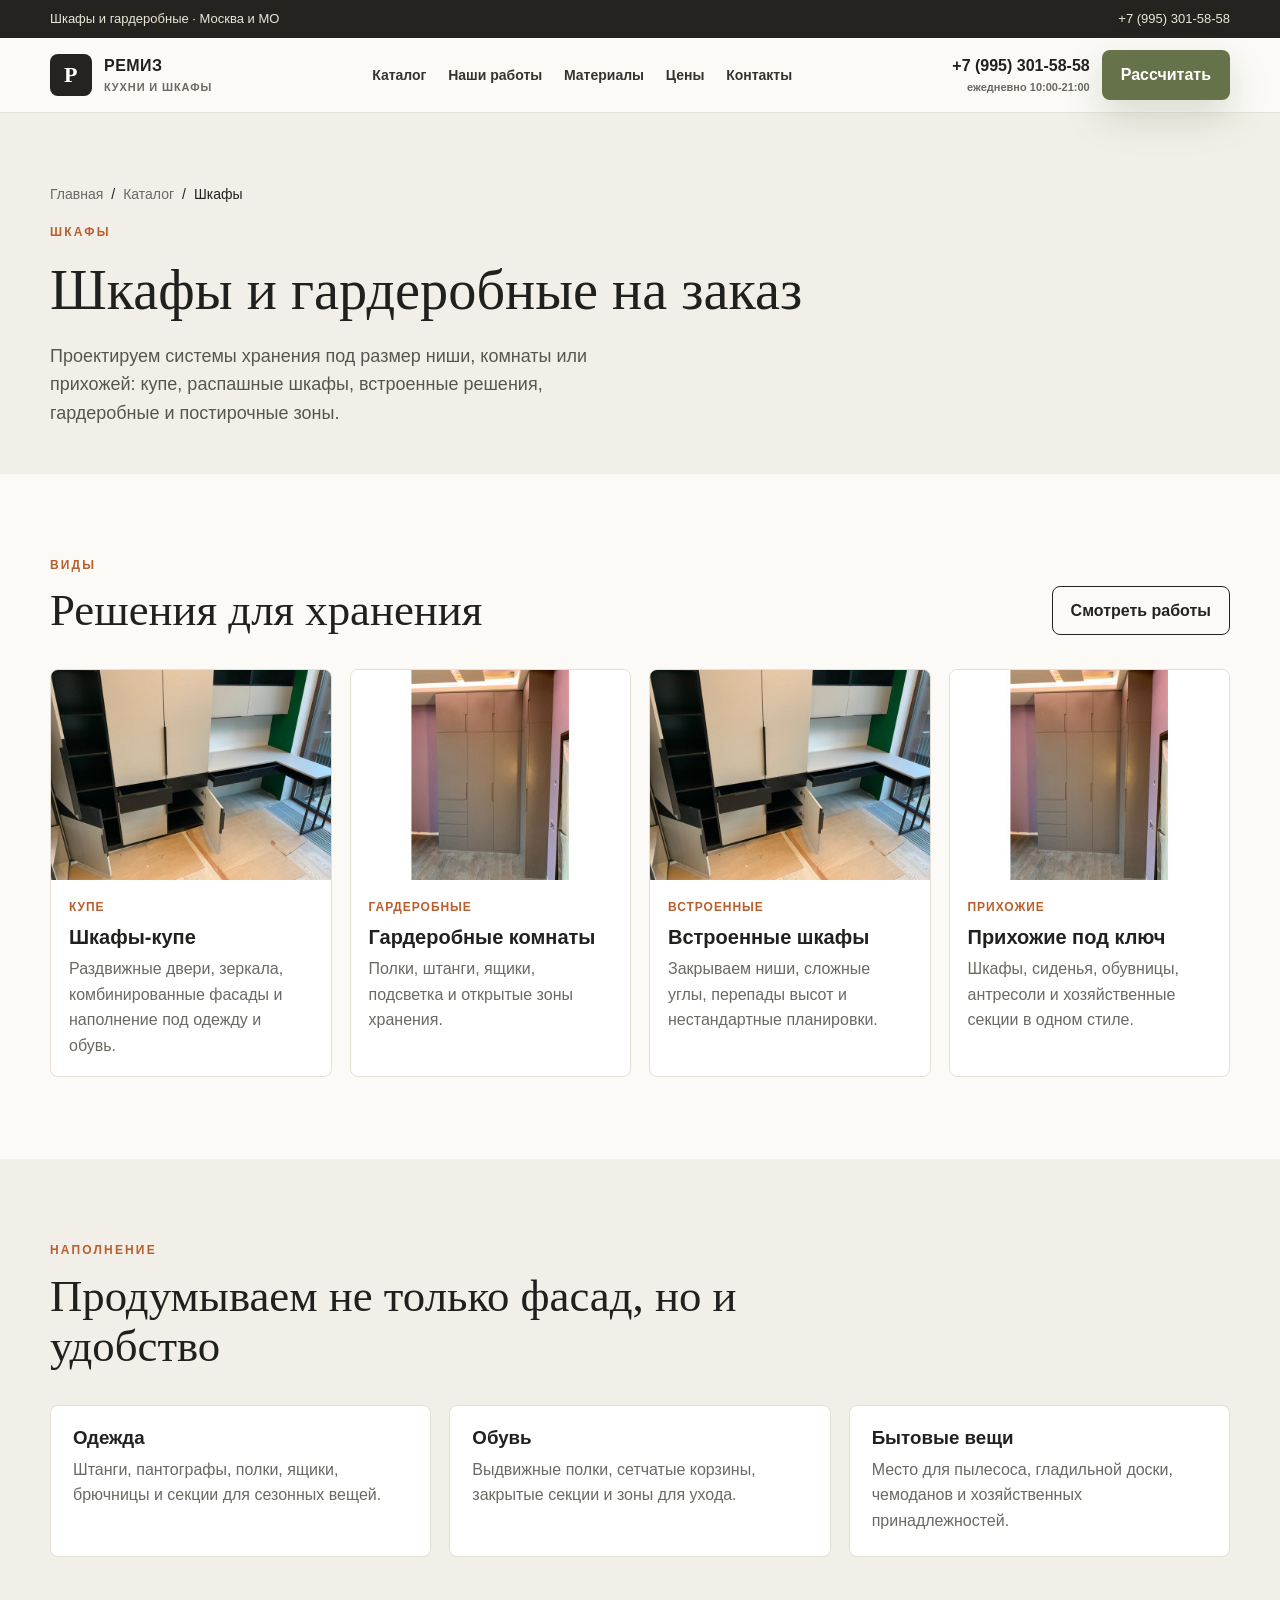
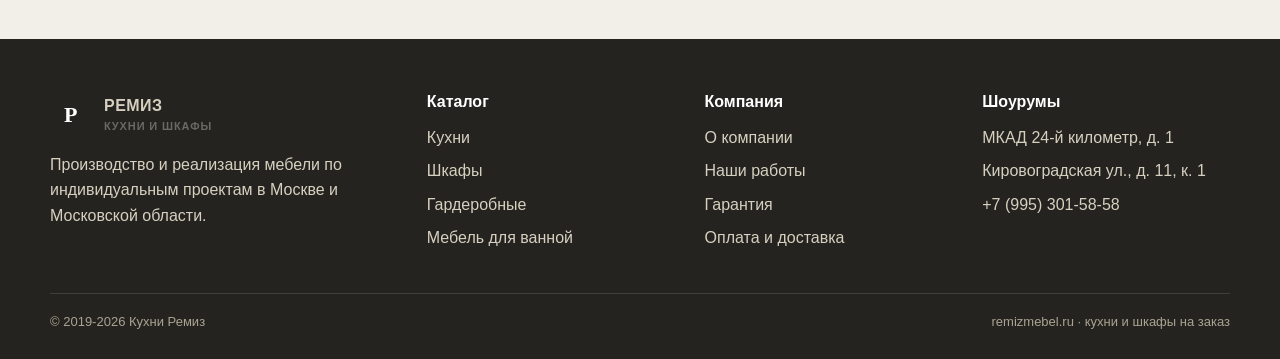
<file: catalog/shkafy/index.html>
<!doctype html>
<html lang="ru">
<head>
  <meta charset="utf-8">
  <meta name="viewport" content="width=device-width, initial-scale=1">
  <title>Шкафы и гардеробные на заказ в Москве РЕМИЗ</title>
  <meta name="description" content="Шкафы-купе, распашные шкафы, встроенные шкафы и гардеробные комнаты на заказ по индивидуальным размерам от РЕМИЗ.">
  <meta name="robots" content="noindex, nofollow, noarchive, nosnippet">
  <link rel="canonical" href="https://remizmebel.ru/catalog/shkafy/">
  <meta property="og:title" content="Шкафы и гардеробные на заказ РЕМИЗ">
  <meta property="og:description" content="Шкафы-купе, распашные шкафы, встроенные системы хранения и гардеробные комнаты.">
  <meta property="og:type" content="website">
  <meta property="og:url" content="https://remizmebel.ru/catalog/shkafy/">
  <meta property="og:image" content="https://remizmebel.ru/assets/images/projects/real-wardrobe-bravo-1.jpg">
  <meta name="theme-color" content="#66734a">
  <link rel="icon" href="../../assets/favicon.svg" type="image/svg+xml">
  <link rel="manifest" href="../../site.webmanifest">
  <script type="application/ld+json">
  {
    "@context": "https://schema.org",
    "@type": "BreadcrumbList",
    "itemListElement": [
      {"@type": "ListItem", "position": 1, "name": "Главная", "item": "https://remizmebel.ru/"},
      {"@type": "ListItem", "position": 2, "name": "Каталог", "item": "https://remizmebel.ru/catalog/"},
      {"@type": "ListItem", "position": 3, "name": "Шкафы", "item": "https://remizmebel.ru/catalog/shkafy/"}
    ]
  }
  </script>
  <link rel="stylesheet" href="../../assets/css/remiz.css">
</head>
<body>
  <div class="topline"><div class="wrap"><span>Шкафы и гардеробные · Москва и МО</span><span>+7 (995) 301-58-58</span></div></div>
  <header class="site-header"><div class="wrap nav"><a class="brand" href="../../"><span class="brand-mark">Р</span><span>РЕМИЗ<small>кухни и шкафы</small></span></a><nav class="menu"><a href="../../catalog/">Каталог</a><a href="../../portfolio/">Наши работы</a><a href="../../materialy/">Материалы</a><a href="../../ceny/">Цены</a><a href="../../kontakty/">Контакты</a></nav><div class="header-actions"><a class="phone" href="tel:+79953015858">+7 (995) 301-58-58<small>ежедневно 10:00-21:00</small></a><a class="btn btn-primary" href="../../#request">Рассчитать</a><button class="burger" type="button">☰</button></div></div></header>
  <main>
    <section class="page-hero"><div class="wrap"><nav class="breadcrumbs" aria-label="Хлебные крошки"><a href="../../">Главная</a><span>/</span><a href="../">Каталог</a><span>/</span><span>Шкафы</span></nav><div class="eyebrow">Шкафы</div><h1>Шкафы и гардеробные на заказ</h1><p class="lead">Проектируем системы хранения под размер ниши, комнаты или прихожей: купе, распашные шкафы, встроенные решения, гардеробные и постирочные зоны.</p></div></section>
    <section class="section"><div class="wrap">
      <div class="section-head"><div><div class="eyebrow">Виды</div><h2>Решения для хранения</h2></div><a class="btn btn-outline" href="../../portfolio/">Смотреть работы</a></div>
      <div class="catalog-grid">
        <article class="catalog-card"><div class="photo kitchen-5"></div><div class="body"><div class="meta">Купе</div><h3>Шкафы-купе</h3><p>Раздвижные двери, зеркала, комбинированные фасады и наполнение под одежду и обувь.</p></div></article>
        <article class="catalog-card"><div class="photo kitchen-6"></div><div class="body"><div class="meta">Гардеробные</div><h3>Гардеробные комнаты</h3><p>Полки, штанги, ящики, подсветка и открытые зоны хранения.</p></div></article>
        <article class="catalog-card"><div class="photo kitchen-5"></div><div class="body"><div class="meta">Встроенные</div><h3>Встроенные шкафы</h3><p>Закрываем ниши, сложные углы, перепады высот и нестандартные планировки.</p></div></article>
        <article class="catalog-card"><div class="photo kitchen-6"></div><div class="body"><div class="meta">Прихожие</div><h3>Прихожие под ключ</h3><p>Шкафы, сиденья, обувницы, антресоли и хозяйственные секции в одном стиле.</p></div></article>
      </div>
    </div></section>
    <section class="section section-soft"><div class="wrap">
      <div class="section-head"><div><div class="eyebrow">Наполнение</div><h2>Продумываем не только фасад, но и удобство</h2></div></div>
      <div class="material-grid">
        <article class="material"><h3>Одежда</h3><p>Штанги, пантографы, полки, ящики, брючницы и секции для сезонных вещей.</p></article>
        <article class="material"><h3>Обувь</h3><p>Выдвижные полки, сетчатые корзины, закрытые секции и зоны для ухода.</p></article>
        <article class="material"><h3>Бытовые вещи</h3><p>Место для пылесоса, гладильной доски, чемоданов и хозяйственных принадлежностей.</p></article>
      </div>
    </div></section>
  </main>
    <footer class="footer">
    <div class="wrap">
      <div class="footer-grid">
        <div>
          <a class="brand" href="../../"><span class="brand-mark">Р</span><span>РЕМИЗ<small>кухни и шкафы</small></span></a>
          <p>Производство и реализация мебели по индивидуальным проектам в Москве и Московской области.</p>
        </div>
        <div><h3>Каталог</h3><ul><li><a href="../../catalog/kuhni/">Кухни</a></li><li><a href="../../catalog/shkafy/">Шкафы</a></li><li><a href="../../catalog/shkafy/">Гардеробные</a></li><li><a href="../../catalog/">Мебель для ванной</a></li></ul></div>
        <div><h3>Компания</h3><ul><li><a href="../../o-kompanii/">О компании</a></li><li><a href="../../portfolio/">Наши работы</a></li><li><a href="../../garantiya/">Гарантия</a></li><li><a href="../../oplata-i-dostavka/">Оплата и доставка</a></li></ul></div>
        <div><h3>Шоурумы</h3><ul><li>МКАД 24-й километр, д. 1</li><li>Кировоградская ул., д. 11, к. 1</li><li><a href="tel:+79953015858">+7 (995) 301-58-58</a></li></ul></div>
      </div>
      <div class="footer-bottom"><span>© 2019-2026 Кухни Ремиз</span><span>remizmebel.ru · кухни и шкафы на заказ</span></div>
    </div>
  </footer>
  <script src="../../assets/js/remiz.js" defer></script>
</body>
</html>
</file>
<file: assets/css/remiz.css>
:root {
  --ink: #20211f;
  --muted: #686a63;
  --line: #e5e0d6;
  --paper: #fbfaf7;
  --soft: #f2efe8;
  --dark: #24231f;
  --green: #66734a;
  --green-dark: #495535;
  --clay: #b85f2d;
  --gold: #c8a45d;
  --white: #fff;
  --radius: 8px;
  --shadow: 0 24px 70px rgba(36, 35, 31, .12);
}

* {
  box-sizing: border-box;
}

html {
  scroll-behavior: smooth;
}

body {
  margin: 0;
  color: var(--ink);
  background: var(--paper);
  font-family: Inter, "Segoe UI", Arial, sans-serif;
  line-height: 1.6;
  -webkit-font-smoothing: antialiased;
}

img {
  display: block;
  max-width: 100%;
}

a {
  color: inherit;
  text-decoration: none;
}

.wrap {
  width: min(1180px, calc(100% - 40px));
  margin: 0 auto;
}

.topline {
  background: var(--dark);
  color: #ebe6d8;
  font-size: 13px;
}

.topline .wrap {
  display: flex;
  min-height: 38px;
  align-items: center;
  justify-content: space-between;
  gap: 24px;
}

.site-header {
  position: sticky;
  top: 0;
  z-index: 20;
  background: rgba(251, 250, 247, .92);
  border-bottom: 1px solid rgba(229, 224, 214, .9);
  backdrop-filter: blur(16px);
}

.nav {
  display: flex;
  min-height: 74px;
  align-items: center;
  gap: 28px;
}

.brand {
  display: inline-flex;
  align-items: center;
  gap: 12px;
  min-width: max-content;
  font-weight: 800;
  letter-spacing: .03em;
}

.brand-mark {
  display: grid;
  width: 42px;
  height: 42px;
  place-items: center;
  border-radius: var(--radius);
  background: var(--dark);
  color: var(--white);
  font-family: Georgia, serif;
  font-size: 22px;
}

.brand small {
  display: block;
  color: var(--muted);
  font-size: 11px;
  font-weight: 600;
  letter-spacing: .08em;
  text-transform: uppercase;
}

.menu {
  display: flex;
  flex: 1;
  justify-content: center;
  gap: clamp(12px, 1.7vw, 22px);
  font-size: 14px;
  font-weight: 700;
}

.menu a {
  color: #34342f;
}

.menu a:hover,
.footer a:hover {
  color: var(--clay);
}

.header-actions {
  display: flex;
  align-items: center;
  gap: 12px;
}

.phone {
  text-align: right;
  font-weight: 800;
}

.phone small {
  display: block;
  color: var(--muted);
  font-size: 11px;
  font-weight: 600;
}

.btn {
  display: inline-flex;
  min-height: 44px;
  align-items: center;
  justify-content: center;
  border: 1px solid transparent;
  border-radius: var(--radius);
  padding: 11px 18px;
  font-weight: 800;
  cursor: pointer;
  transition: transform .18s ease, box-shadow .18s ease, background .18s ease;
}

.btn:hover {
  transform: translateY(-1px);
}

.btn-primary {
  background: var(--green);
  color: var(--white);
  box-shadow: 0 16px 38px rgba(102, 115, 74, .24);
}

.btn-primary:hover {
  background: var(--green-dark);
}

.btn-dark {
  background: var(--dark);
  color: var(--white);
}

.btn-outline {
  border-color: var(--dark);
  background: transparent;
  color: var(--dark);
}

.btn-light {
  background: var(--white);
  color: var(--dark);
}

.burger {
  display: none;
  width: 44px;
  height: 44px;
  border: 1px solid var(--line);
  border-radius: var(--radius);
  background: var(--white);
  font-size: 22px;
}

.hero {
  position: relative;
  overflow: hidden;
  background: linear-gradient(180deg, #f7f3ea 0%, var(--paper) 100%);
}

.hero-grid {
  display: grid;
  min-height: 600px;
  grid-template-columns: .86fr 1.14fr;
  align-items: start;
  gap: 34px;
  padding: 46px 0 44px;
}

.eyebrow {
  color: var(--clay);
  font-size: 12px;
  font-weight: 900;
  letter-spacing: .18em;
  text-transform: uppercase;
}

h1,
h2,
h3 {
  margin: 0;
  line-height: 1.12;
}

h1,
.display {
  font-family: Georgia, "Times New Roman", serif;
  font-weight: 500;
}

h1 {
  max-width: 640px;
  margin-top: 16px;
  font-size: clamp(34px, 4.4vw, 60px);
}

h1 span,
h2 span {
  color: var(--green);
}

.lead {
  max-width: 560px;
  margin: 20px 0 0;
  color: #55574f;
  font-size: 18px;
}

.hero-actions {
  display: flex;
  flex-wrap: nowrap;
  gap: 12px;
  align-items: center;
  margin-top: 28px;
  width: max-content;
  max-width: calc(100vw - 72px);
}

.hero-actions .btn {
  white-space: nowrap;
}

.hero-facts {
  display: grid;
  grid-column: 1 / -1;
  grid-template-columns: repeat(3, 1fr);
  gap: 18px;
  margin-top: 4px;
}

.fact {
  border: 1px solid var(--line);
  border-radius: var(--radius);
  background: rgba(255, 255, 255, .7);
  padding: 18px 22px;
  min-height: 108px;
}

.fact b {
  display: block;
  color: var(--dark);
  font-size: 20px;
}

.fact span {
  color: var(--muted);
  font-size: 13px;
}

.hero-photo {
  position: relative;
  overflow: hidden;
  min-height: 480px;
  margin-top: 12px;
  border-radius: 0 0 0 48px;
  box-shadow: var(--shadow);
  background: var(--soft);
}

.hero-photo img {
  width: 100%;
  height: 100%;
  min-height: 480px;
  object-fit: cover;
}

.hero-badge {
  position: absolute;
  right: 18px;
  bottom: 18px;
  width: min(330px, calc(100% - 36px));
  border: 1px solid rgba(255, 255, 255, .55);
  border-radius: var(--radius);
  background: rgba(255, 255, 255, .86);
  padding: 18px;
  backdrop-filter: blur(12px);
}

.hero-badge b {
  display: block;
  margin-bottom: 4px;
}

.section {
  padding: 82px 0;
}

.section-soft {
  background: var(--soft);
}

.section-dark {
  background: var(--dark);
  color: var(--white);
}

.section-calc {
  background:
    linear-gradient(135deg, rgba(102, 115, 74, .1), rgba(184, 95, 45, .08)),
    var(--soft);
}

.section-head {
  display: flex;
  align-items: end;
  justify-content: space-between;
  gap: 24px;
  margin-bottom: 34px;
}

.section-head h2 {
  max-width: 720px;
  margin-top: 10px;
  font-family: Georgia, "Times New Roman", serif;
  font-size: clamp(29px, 3.5vw, 46px);
  font-weight: 500;
}

.section-head p {
  max-width: 520px;
  margin: 10px 0 0;
  color: var(--muted);
}

.section-dark .section-head p,
.section-dark .muted {
  color: #c7c1b3;
}

.section-calc .muted {
  color: #5d6058;
}

.trust-grid,
.audience-grid,
.catalog-grid,
.portfolio-grid,
.material-grid,
.review-grid,
.blog-grid {
  display: grid;
  gap: 18px;
}

.trust-grid {
  grid-template-columns: repeat(4, 1fr);
}

.trust-item,
.audience,
.catalog-card,
.project-card,
.material,
.review,
.article,
.contact-panel,
.form-panel {
  border: 1px solid var(--line);
  border-radius: var(--radius);
  background: var(--white);
}

.trust-item {
  padding: 24px;
}

.trust-item .num {
  color: var(--green);
  font-family: Georgia, serif;
  font-size: 34px;
}

.trust-item h3 {
  margin: 8px 0 6px;
  font-size: 18px;
}

.trust-item p,
.catalog-card p,
.project-card p,
.material p,
.review p,
.article p,
.contact-panel p {
  color: var(--muted);
  margin: 0;
}

.audience-grid {
  grid-template-columns: repeat(3, 1fr);
}

.audience {
  padding: 28px;
  background: transparent;
}

.audience h3 {
  margin-bottom: 10px;
  font-size: 24px;
}

.section-visual {
  background: linear-gradient(180deg, var(--paper) 0%, #f6f2ea 100%);
}

.visual-grid {
  display: grid;
  grid-template-columns: 1.3fr 1fr 1fr;
  grid-auto-rows: 230px;
  gap: 18px;
}

.visual-tile {
  position: relative;
  display: flex;
  align-items: end;
  overflow: hidden;
  min-height: 230px;
  border-radius: var(--radius);
  background: var(--soft) center / cover;
  box-shadow: 0 20px 55px rgba(36, 35, 31, .08);
}

.visual-tile::before {
  position: absolute;
  inset: 0;
  content: "";
  background: linear-gradient(180deg, rgba(20, 20, 18, .02), rgba(20, 20, 18, .68));
}

.visual-tile > div {
  position: relative;
  z-index: 1;
  color: var(--white);
  padding: 22px;
}

.visual-tile span {
  display: block;
  margin-bottom: 7px;
  color: #efe3c8;
  font-size: 12px;
  font-weight: 900;
  letter-spacing: .16em;
  text-transform: uppercase;
}

.visual-tile b {
  display: block;
  max-width: 360px;
  font-family: Georgia, serif;
  font-size: 25px;
  line-height: 1.08;
}

.visual-large {
  grid-row: span 2;
}

.visual-photo-1 { background-image: url("../images/projects/real-kitchen-tss-1.jpg"); }
.visual-photo-2 { background-image: url("../images/projects/real-kitchen-velvet-1.jpg"); }
.visual-photo-3 { background-image: url("../images/projects/real-wardrobe-bravo-1.jpg"); }
.visual-photo-4 { background-image: url("../images/projects/real-kitchen-fenix-2.jpg"); }
.visual-photo-5 { background-image: url("../images/projects/living-cover.jpg"); }

.catalog-grid {
  grid-template-columns: repeat(4, 1fr);
}

.catalog-card {
  overflow: hidden;
}

.card-link {
  color: inherit;
  display: grid;
  min-height: 100%;
  text-decoration: none;
}

.photo {
  min-height: 210px;
  background: var(--soft) center / cover;
}

.photo.kitchen-1 { background-image: url("../images/projects/real-kitchen-tss-1.jpg"); }
.photo.kitchen-2 { background-image: url("../images/projects/real-kitchen-velvet-1.jpg"); background-position: center 42%; }
.photo.kitchen-3 { background-image: url("../images/projects/real-kitchen-fenix-1.jpg"); background-position: center; }
.photo.kitchen-4 { background-image: url("../images/projects/real-kitchen-tss-2.jpg"); background-position: center; }
.photo.kitchen-5 { background-image: url("../images/projects/real-wardrobe-bravo-1.jpg"); background-position: center; }
.photo.kitchen-6 { background-image: url("../images/projects/real-wardrobe-integro-1.jpg"); background-position: center; }

.catalog-card .body,
.project-card .body,
.article .body {
  padding: 18px;
}

.meta {
  color: var(--clay);
  font-size: 12px;
  font-weight: 900;
  letter-spacing: .08em;
  text-transform: uppercase;
}

.catalog-card h3,
.project-card h3,
.article h3 {
  margin: 8px 0 8px;
  font-size: 20px;
}

.price {
  margin-top: 14px;
  color: var(--green);
  font-weight: 900;
}

.portfolio-grid {
  grid-template-columns: repeat(3, 1fr);
}

.project-card {
  overflow: hidden;
}

.project-card .specs {
  display: grid;
  gap: 8px;
  margin-top: 14px;
  color: var(--muted);
  font-size: 14px;
}

.calculator {
  display: grid;
  grid-template-columns: .9fr 1.15fr;
  gap: 34px;
  align-items: stretch;
}

.calculator > div:first-child {
  border: 1px solid var(--line);
  border-radius: var(--radius);
  background: rgba(255, 255, 255, .64);
  padding: 34px;
}

.calc-panel {
  align-self: stretch;
  border-radius: var(--radius);
  background: var(--white);
  padding: 34px;
  color: var(--ink);
  box-shadow: var(--shadow);
  display: flex;
  flex-direction: column;
  justify-content: center;
}

.calc-panel h3 {
  font-size: 24px;
}

.calc-row {
  margin-top: 18px;
}

.calc-row label {
  display: block;
  margin-bottom: 10px;
  font-size: 15px;
  font-weight: 900;
}

.chips {
  display: flex;
  flex-wrap: wrap;
  gap: 10px;
}

.chip {
  border: 1px solid var(--line);
  border-radius: var(--radius);
  background: var(--paper);
  padding: 11px 14px;
  font-size: 15px;
  font-weight: 800;
  cursor: pointer;
}

.chip.is-active {
  border-color: var(--green);
  background: #eef2e4;
  color: var(--green-dark);
  box-shadow: inset 0 0 0 1px var(--green);
}

.range-line {
  display: flex;
  align-items: center;
  justify-content: space-between;
  gap: 14px;
  margin-top: auto;
  border-top: 1px solid var(--line);
  padding-top: 18px;
}

.range-line strong {
  display: block;
  color: var(--green);
  font-size: 32px;
  line-height: 1.15;
}

.steps {
  display: grid;
  gap: 14px;
  margin-top: 26px;
}

.step {
  display: grid;
  grid-template-columns: 48px 1fr;
  gap: 14px;
  align-items: start;
}

.step b {
  display: grid;
  width: 48px;
  height: 48px;
  place-items: center;
  border: 1px solid rgba(102, 115, 74, .3);
  border-radius: 50%;
  background: #eef2e4;
  color: var(--green-dark);
  font-family: Georgia, serif;
  font-weight: 800;
}

.step h3 {
  color: var(--ink);
  font-size: 18px;
}

.material-grid {
  grid-template-columns: repeat(3, 1fr);
}

.material {
  padding: 22px;
}

.material-card {
  overflow: hidden;
  padding: 0;
}

.material-card > div:last-child {
  padding: 20px;
}

.material-photo {
  min-height: 180px;
  background: var(--soft) center / cover;
}

.material-photo-1 { background-image: url("../images/projects/kitchen-tss.jpg"); }
.material-photo-2 { background-image: url("../images/projects/kitchen-velvet.jpg"); }
.material-photo-3 { background-image: url("../images/projects/wardrobe-integro.jpg"); }

.material h3 {
  margin-bottom: 8px;
}

.detail-band {
  display: grid;
  grid-template-columns: .8fr 1.2fr;
  gap: 32px;
  align-items: center;
}

.detail-copy {
  max-width: 520px;
}

.detail-copy p {
  color: var(--muted);
  margin: 18px 0 24px;
}

.detail-photos {
  display: grid;
  grid-template-columns: 1fr 1fr;
  grid-auto-rows: 210px;
  gap: 18px;
}

.detail-photo {
  border-radius: var(--radius);
  background: var(--soft) center / cover;
  box-shadow: 0 18px 48px rgba(36, 35, 31, .08);
}

.detail-photo:first-child {
  grid-row: span 2;
}

.detail-photo-1 { background-image: url("../images/projects/kitchen-cover.jpg"); }
.detail-photo-2 { background-image: url("../images/projects/real-kitchen-tss-2.jpg"); }
.detail-photo-3 { background-image: url("../images/projects/real-wardrobe-integro-1.jpg"); }

.review-grid {
  grid-template-columns: repeat(3, 1fr);
}

.review {
  padding: 24px;
}

.stars {
  color: var(--clay);
  letter-spacing: .1em;
  font-weight: 900;
}

.review footer {
  margin-top: 18px;
  color: var(--ink);
  font-weight: 900;
}

.blog-grid {
  grid-template-columns: 1.2fr 1fr 1fr;
}

.article {
  padding: 0;
}

.article.featured {
  grid-row: span 2;
}

.article.featured .photo {
  min-height: 320px;
}

.cta-band {
  display: grid;
  grid-template-columns: 1fr auto;
  gap: 24px;
  align-items: center;
  border-radius: var(--radius);
  background: var(--green);
  color: var(--white);
  padding: 34px;
}

.cta-band h2 {
  font-family: Georgia, serif;
  font-size: clamp(28px, 3vw, 40px);
}

.contact-grid {
  display: grid;
  grid-template-columns: .9fr 1.1fr;
  gap: 22px;
}

.contact-panel,
.form-panel {
  padding: 30px;
  box-shadow: 0 18px 55px rgba(36, 35, 31, .06);
}

.contact-line {
  padding: 16px 0;
  border-top: 1px solid var(--line);
}

.contact-line b {
  display: block;
}

.contact-line span {
  color: var(--muted);
}

.form-grid {
  display: grid;
  grid-template-columns: 1fr 1fr;
  gap: 14px;
}

.field {
  display: grid;
  gap: 7px;
}

.field.full {
  grid-column: 1 / -1;
}

.hp-field {
  position: absolute;
  left: -9999px;
  opacity: 0;
  pointer-events: none;
}

.field label {
  font-size: 13px;
  font-weight: 900;
}

.field input,
.field select,
.field textarea {
  width: 100%;
  border: 1px solid var(--line);
  border-radius: var(--radius);
  background: var(--paper);
  padding: 13px 12px;
  color: var(--ink);
  font: inherit;
}

.field textarea {
  min-height: 128px;
  resize: vertical;
}

.form-panel .btn {
  margin-top: 16px;
}

.form-panel .btn:disabled {
  cursor: wait;
  opacity: .72;
}

.field input:focus,
.field select:focus,
.field textarea:focus {
  outline: 2px solid rgba(102, 115, 74, .22);
  border-color: var(--green);
}

.policy {
  color: var(--muted);
  font-size: 12px;
  margin: 12px 0 0;
}

.form-status {
  color: var(--green-dark);
  font-size: 14px;
  font-weight: 800;
  margin: 12px 0 0;
  min-height: 22px;
}

.contact-form-wide {
  grid-column: 1 / -1;
}

.send-result {
  align-items: center;
  background: var(--soft);
  display: flex;
  min-height: 100vh;
  padding: 24px;
}

.send-card {
  background: var(--white);
  border: 1px solid var(--line);
  border-radius: var(--radius);
  box-shadow: var(--shadow);
  margin: 0 auto;
  max-width: 640px;
  padding: 34px;
}

.send-card h1 {
  font-family: Georgia, serif;
  font-size: clamp(34px, 6vw, 58px);
  line-height: .98;
  margin: 26px 0 16px;
}

.page-hero {
  padding: 70px 0 46px;
  background: var(--soft);
}

.breadcrumbs {
  align-items: center;
  color: var(--muted);
  display: flex;
  flex-wrap: wrap;
  font-size: 14px;
  gap: 8px;
  margin: 0 0 18px;
}

.breadcrumbs a {
  color: var(--muted);
  text-decoration: none;
}

.breadcrumbs a:hover {
  color: var(--green-dark);
}

.breadcrumbs span {
  color: var(--ink);
}

.page-hero h1 {
  max-width: 850px;
}

.content-text {
  max-width: 860px;
  color: #4f514b;
}

.content-text h2,
.content-text h3 {
  margin-top: 28px;
  color: var(--ink);
}

.footer {
  background: var(--dark);
  color: #d7d0c0;
  padding: 54px 0 26px;
}

.footer-grid {
  display: grid;
  grid-template-columns: 1.4fr 1fr 1fr 1fr;
  gap: 30px;
}

.footer h3 {
  color: var(--white);
  font-size: 16px;
}

.footer ul {
  margin: 14px 0 0;
  padding: 0;
  list-style: none;
}

.footer li {
  margin: 8px 0;
}

.footer-bottom {
  display: flex;
  justify-content: space-between;
  gap: 20px;
  margin-top: 34px;
  border-top: 1px solid rgba(255, 255, 255, .12);
  padding-top: 18px;
  color: #aaa392;
  font-size: 13px;
}

@media (max-width: 980px) {
  .menu,
  .phone {
    display: none;
  }

  .burger {
    display: inline-grid;
    place-items: center;
  }

  .menu.is-open {
    position: absolute;
    top: 74px;
    right: 20px;
    left: 20px;
    display: grid;
    justify-content: stretch;
    gap: 0;
    border: 1px solid var(--line);
    border-radius: var(--radius);
    background: var(--white);
    box-shadow: var(--shadow);
    overflow: hidden;
  }

  .menu.is-open a {
    padding: 14px 18px;
    border-bottom: 1px solid var(--line);
  }

  .hero-grid,
  .calculator,
  .contact-grid {
    grid-template-columns: 1fr;
  }

  .hero-grid {
    min-height: auto;
  }

  .hero-photo,
  .hero-photo img {
    min-height: 420px;
  }

  .trust-grid,
  .visual-grid,
  .catalog-grid,
  .portfolio-grid,
  .material-grid,
  .review-grid,
  .blog-grid,
  .footer-grid {
    grid-template-columns: 1fr 1fr;
  }

  .visual-large {
    grid-row: auto;
  }

  .detail-band {
    grid-template-columns: 1fr;
  }

  .audience-grid {
    grid-template-columns: 1fr;
  }

  .article.featured {
    grid-row: auto;
  }
}

@media (max-width: 760px) {
  .nav {
    min-height: 68px;
    gap: 14px;
  }

  .brand {
    min-width: 0;
  }

  .brand span:last-child {
    min-width: 0;
  }

  .brand small {
    letter-spacing: .04em;
  }

  .header-actions {
    margin-left: auto;
  }

  .menu.is-open {
    top: 68px;
  }
}

@media (max-width: 640px) {
  .wrap {
    width: min(100% - 28px, 1180px);
  }

  .topline .wrap,
  .section-head,
  .cta-band,
  .footer-bottom,
  .range-line {
    align-items: start;
    flex-direction: column;
    display: flex;
  }

  .hero-grid {
    gap: 22px;
    padding-top: 30px;
  }

  .hero-actions .btn {
    width: 100%;
    white-space: normal;
  }

  .hero-actions {
    width: 100%;
    max-width: none;
  }

  .hero-photo {
    border-radius: 0 0 0 28px;
  }

  .hero-photo,
  .hero-photo img {
    min-height: 330px;
  }

  .hero-badge {
    right: 12px;
    bottom: 12px;
    width: calc(100% - 24px);
    padding: 14px;
  }

  .breadcrumbs {
    font-size: 13px;
    margin-bottom: 14px;
  }

  .hero-facts,
  .trust-grid,
  .visual-grid,
  .catalog-grid,
  .portfolio-grid,
  .material-grid,
  .review-grid,
  .blog-grid,
  .footer-grid,
  .form-grid {
    grid-template-columns: 1fr;
  }

  .visual-grid {
    grid-auto-rows: 260px;
  }

  .detail-photos {
    grid-template-columns: 1fr;
    grid-auto-rows: 240px;
  }

  .detail-photo:first-child {
    grid-row: auto;
  }

  .header-actions .btn {
    display: none;
  }

  .section {
    padding: 58px 0;
  }
}

@media (max-width: 420px) {
  .brand-mark {
    width: 38px;
    height: 38px;
  }

  .brand {
    gap: 9px;
  }

  .brand small {
    font-size: 10px;
  }

  .burger {
    width: 40px;
    height: 40px;
  }

  .hero-photo,
  .hero-photo img {
    min-height: 300px;
  }
}
</file>
